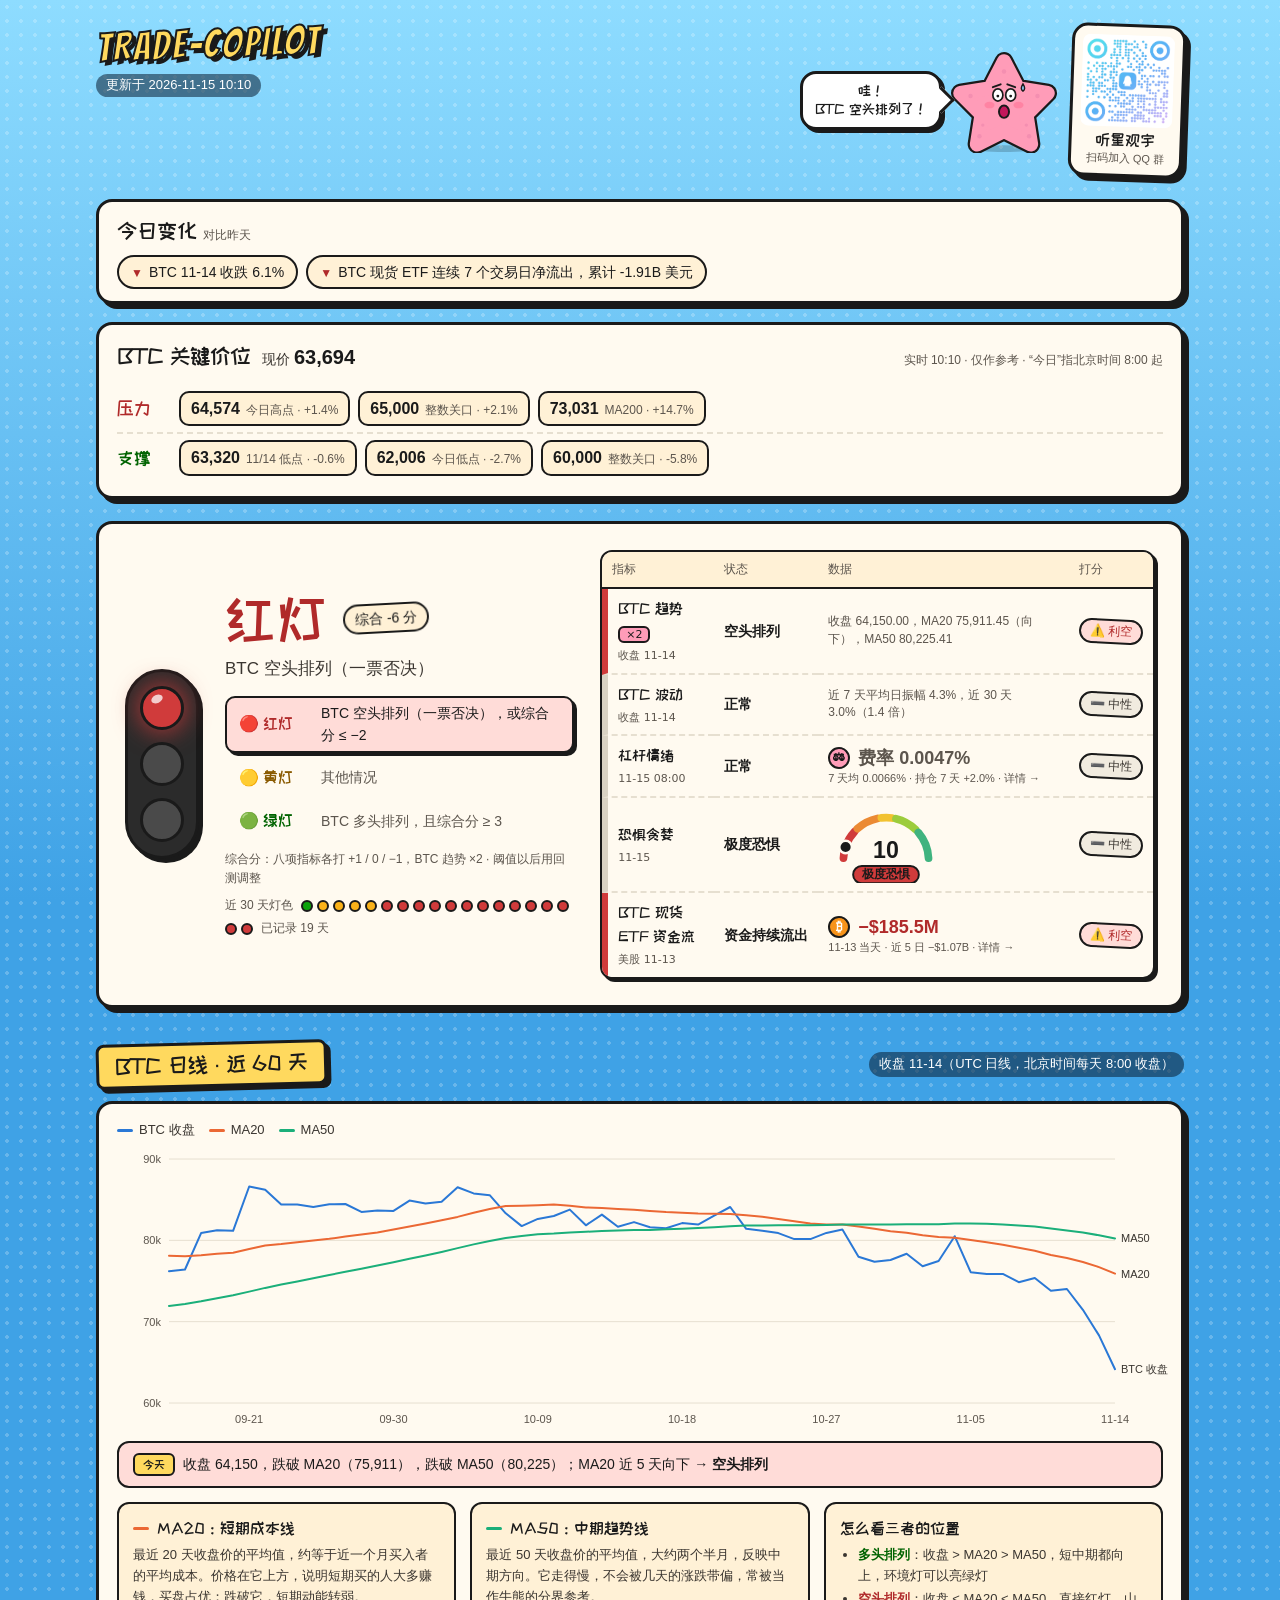
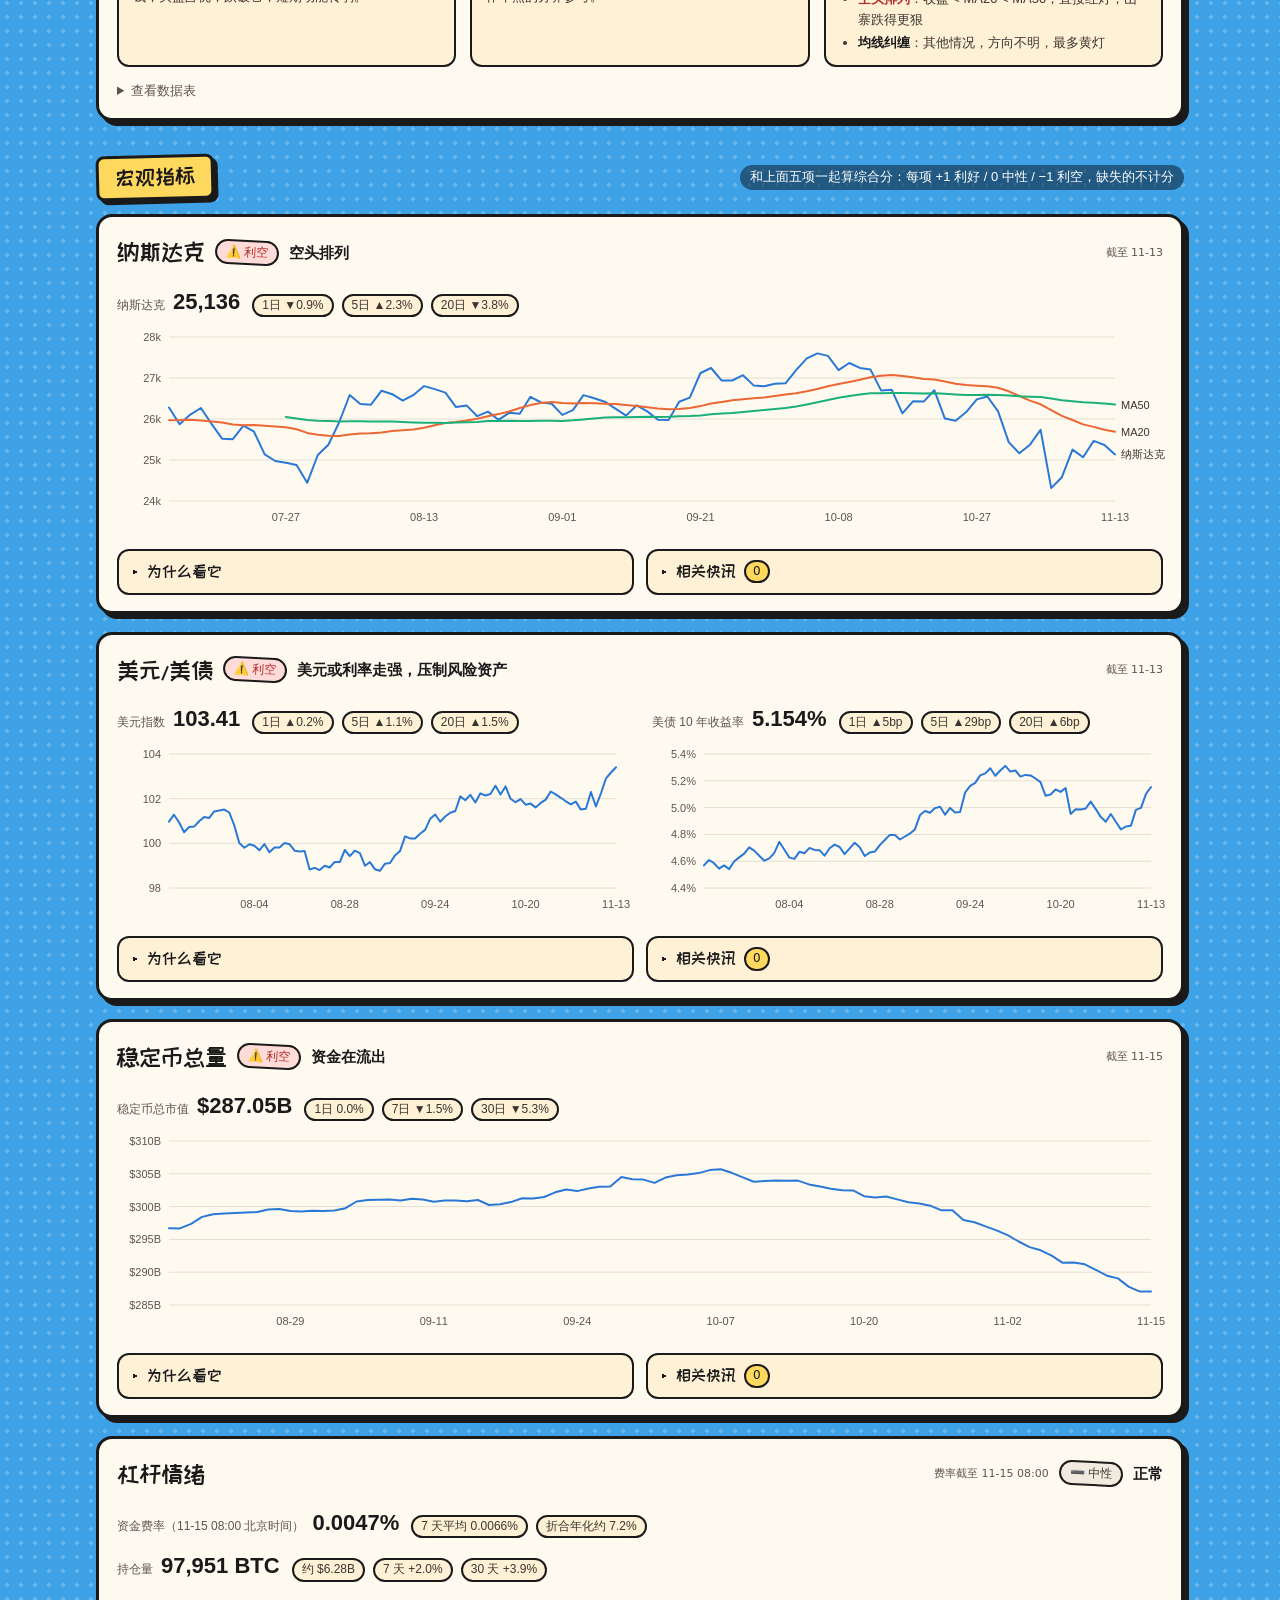
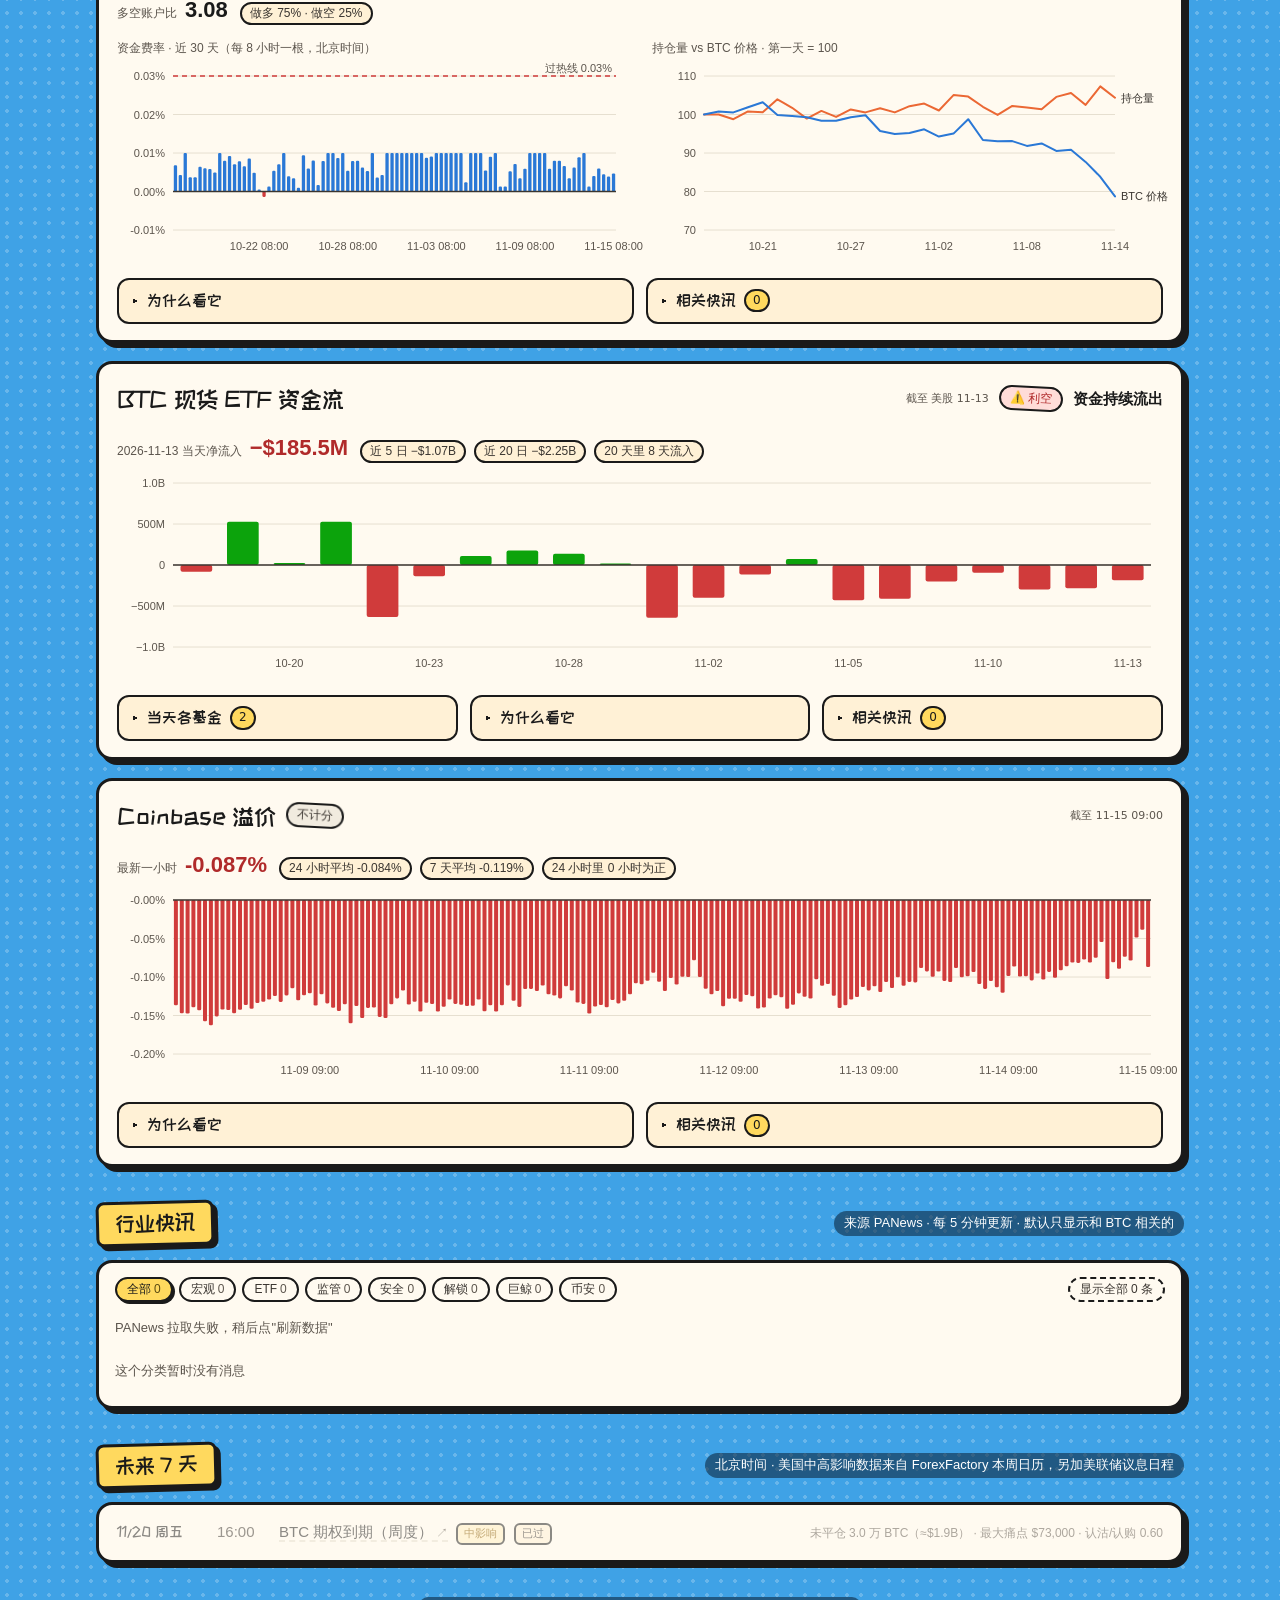
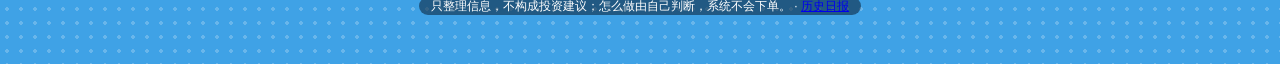
<file: site/index.html>
<!doctype html>
<html lang="zh-CN">
<head>
<meta charset="utf-8">
<meta name="viewport" content="width=device-width, initial-scale=1">
<title>今日环境灯 · trade-copilot</title>
<link rel="preconnect" href="https://fonts.googleapis.com">
<link rel="preconnect" href="https://fonts.gstatic.com" crossorigin>
<link href="https://fonts.googleapis.com/css2?family=Bangers&family=ZCOOL+KuaiLe&display=swap" rel="stylesheet">
<link rel="stylesheet" href="static/style.css">
</head>
<body>
<div class="bubbles" aria-hidden="true" id="bubbles"></div>
<div class="wrap">
  <header>
    <div class="brand">
      <div class="logo">TRADE-COPILOT</div>
      <div class="sub">
        <nav class="nav"><a href="/" class="tag fun on">今日环境灯</a><a href="/alts" class="tag fun">强势山寨</a></nav>
        <button id="refresh" class="btn fun" type="button">刷新数据</button>
        <span id="updated" class="updated num"></span>
      </div>
    </div>
    <div class="head-right">
      <div class="mascot" id="mascot"></div>
      <div class="panel qr">
        <img src="static/qq-group-qrcode.png" alt="听星观宇 QQ 群二维码">
        <div class="qn fun">听星观宇</div>
        <div class="qc">扫码加入 QQ 群</div>
      </div>
    </div>
  </header>

  <main id="app"><div class="panel state fun">海星正在潜水捞数据…</div></main>

  <footer><span>只整理信息，不构成投资建议；怎么做由自己判断，系统不会下单。 · <a href="history/">历史日报</a></span></footer>
</div>

<script>window.STATIC_SITE = true;</script>
<script src="static/common.js"></script>
<script>
// ?report=1：给 python -m copilot.report 截长图用，去掉按钮和动画；?qr=QQ号&qn=名字 换右上角二维码
const PARAMS = new URLSearchParams(location.search);
const REPORT = PARAMS.has('report');
if (REPORT) document.body.classList.add('report');
// 发布到 GitHub Pages 的静态网页：数据是导出时存下的 data/*.json，没有刷新和强势山寨页
const STATIC_SITE = !!window.STATIC_SITE;
if (STATIC_SITE) document.body.classList.add('static-site');
const api = (name, refresh) => (STATIC_SITE ? `data/${name}.json` : `/api/${name}${refresh ? '?refresh=true' : ''}`);
if (PARAMS.get('qr')) {
  $('.qr img').src = `/qr/${encodeURIComponent(PARAMS.get('qr'))}`;
  $('.qr .qn').textContent = PARAMS.get('qn') || '';
}
const LIGHT_ORDER = ['red', 'yellow', 'green'];
const CHIP = { 1: '✅ 利好', 0: '➖ 中性', '-1': '⚠️ 利空', null: '❔ 缺失' };
// 跟 BTC 直接相关的五项放在环境灯卡片的表格里，其余宏观指标放下面
const HERO_INDS = ['BTC 趋势', 'BTC 波动', '杠杆情绪', '恐惧贪婪', 'BTC 现货 ETF 资金流'];
const RULES = [
  { light: 'red', icon: '🔴', name: '红灯', cond: 'BTC 空头排列（一票否决），或综合分 ≤ −2' },
  { light: 'yellow', icon: '🟡', name: '黄灯', cond: '其他情况' },
  { light: 'green', icon: '🟢', name: '绿灯', cond: 'BTC 多头排列，且综合分 ≥ 3' },
];
const SERIES = [
  { key: 'closes', name: 'BTC 收盘', color: 'var(--series-1)' },
  { key: 'ma20', name: 'MA20', color: 'var(--series-2)' },
  { key: 'ma50', name: 'MA50', color: 'var(--series-3)' },
];



// 恐惧贪婪半圆仪表：分段按 alternative.me 的标准，黑点指当前值
const FNG_BANDS = [[0, 25, '#d03b3b'], [25, 45, '#eb8a34'], [45, 56, '#f2c230'], [56, 76, '#9ccc3c'], [76, 101, '#3fb37f']];
function fngGauge(v, label) {
  const cx = 60, cy = 56, r = 44;
  const ang = (x) => Math.PI * (1 - Math.min(x, 100) / 100);          // 0 在左边，100 在右边
  const pt = (x) => `${(cx + r * Math.cos(ang(x))).toFixed(1)},${(cy - r * Math.sin(ang(x))).toFixed(1)}`;
  const arcs = FNG_BANDS.map(([a, b, c]) =>
    `<path d="M${pt(a + 1.5)} A${r} ${r} 0 0 1 ${pt(Math.min(b, 100) - 1.5)}" stroke="${c}" stroke-width="8" stroke-linecap="round" fill="none"/>`).join('');
  const color = FNG_BANDS.find(([a, b]) => v >= a && v < b)[2];
  const [dx, dy] = pt(v).split(',');
  const w = label.length * 13 + 16;
  return `<svg class="fng" viewBox="0 0 120 80" role="img" aria-label="恐惧贪婪指数 ${v}，${esc(label)}">${arcs}
    <circle cx="${dx}" cy="${dy}" r="6.5" fill="#1a1a1a" stroke="var(--paper)" stroke-width="2.5"/>
    <text x="${cx}" y="${cy - 2}" text-anchor="middle" class="fng-num">${v}</text>
    <rect x="${cx - w / 2}" y="${cy + 6}" width="${w}" height="18" rx="9" fill="${color}" stroke="#1a1a1a" stroke-width="2"/>
    <text x="${cx}" y="${cy + 19}" text-anchor="middle" class="fng-label">${esc(label)}</text></svg>`;
}

// ---- 杠杆情绪：表格里的小卡片 + 宏观区的详情面板（数据都来自币安合约公开接口） ----
const FUNDING_HOT = 0.0003;   // 和 regime.py 的过热线一致
const LEV_PANEL = { ind: '杠杆情绪', news: /爆仓|清算|杠杆|资金费率|持仓量|多空/ };
const fundPct = (v, n) => `${(v * 100).toFixed(n)}%`;
const avgLast = (vals, n) => vals.slice(-n).reduce((a, b) => a + b, 0) / Math.min(n, vals.length);
const chgPct = (vals, n) => (vals.length > n ? (vals.at(-1) / vals.at(-1 - n) - 1) * 100 : null);

function levCell(mc) {
  const f = mc.funding.values, oi7 = mc.oi ? chgPct(mc.oi.values, 7) : null;
  return `<a class="etf-link jump" href="#macro-lev" title="查看杠杆详情">
    <span class="coin lev" aria-hidden="true">⚖</span><b class="etf-v">费率 ${fundPct(f.at(-1), 4)}</b>
    <small>7 天均 ${fundPct(avgLast(f, 21), 4)}${oi7 == null ? '' : ` · 持仓 7 天 ${pctStr(oi7)}`} · 详情 →</small></a>`;
}

function levPanel(d) {
  const ind = d.indicators.find((i) => i.name === LEV_PANEL.ind);
  const s = ind?.score == null ? 'missing' : `s${ind.score}`;
  const mc = d.macro || {};
  const head = `<div class="macro-head"><h3 class="fun">杠杆情绪</h3><span class="asof">费率截至 ${esc(d.asof?.funding || '—')}</span><span class="chip ${s}">${CHIP[ind?.score ?? null]}</span>
    <span class="macro-concl">${esc(ind ? split(ind.text).concl : '数据缺失')}</span></div>`;
  if (!mc.funding) return `<div class="panel macro" id="macro-lev">${head}<div class="empty">数据缺失</div></div>`;
  const f = mc.funding.values, avg7 = avgLast(f, 21);
  const stats = [`<div class="stat"><small>资金费率（${mc.funding.dates.at(-1).slice(5)} 北京时间）</small><b class="num">${fundPct(f.at(-1), 4)}</b>
      <span class="chg num">7 天平均 ${fundPct(avg7, 4)}</span><span class="chg num">折合年化约 ${(avg7 * 3 * 365 * 100).toFixed(1)}%</span></div>`];
  if (mc.oi) {
    const o = mc.oi.values, usd = mc.oi_usd?.values.at(-1);
    stats.push(`<div class="stat"><small>持仓量</small><b class="num">${fmt(o.at(-1))} BTC</b>
      ${usd ? `<span class="chg num">约 ${money(usd / 1e6).slice(1)}</span>` : ''}
      <span class="chg num">7 天 ${pctStr(chgPct(o, 7))}</span>${o.length > 29 ? `<span class="chg num">30 天 ${pctStr(chgPct(o, o.length - 1))}</span>` : ''}</div>`);
  }
  if (mc.ls_ratio) {
    const long = mc.ls_long.values.at(-1);
    stats.push(`<div class="stat"><small>多空账户比</small><b class="num">${mc.ls_ratio.values.at(-1).toFixed(2)}</b>
      <span class="chg num">做多 ${(long * 100).toFixed(0)}% · 做空 ${((1 - long) * 100).toFixed(0)}%</span></div>`);
  }
  return `<div class="panel macro" id="macro-lev">${head}
    <div class="lev-stats">${stats.join('')}</div>
    <div class="macro-charts two">
      <div class="mseries"><div class="stat"><small>资金费率 · 近 30 天（每 8 小时一根，北京时间）</small></div><div class="chart mchart" id="mc-funding"></div></div>
      <div class="mseries"><div class="stat"><small>持仓量 vs BTC 价格 · 第一天 = 100</small></div><div class="chart mchart" id="mc-oi"></div></div>
    </div>
    <div class="macro-more">
      <details class="drop"><summary class="fun">为什么看它</summary><div class="drop-body why">
        资金费率为正，说明做多的人多、多头付钱给空头；费率越高，多头越拥挤，一旦下跌容易连环爆仓。
        持仓量代表合约里押了多少钱：持仓猛增而价格没跟上，说明杠杆在堆积。多空账户比是做多和做空的账户数之比，散户情绪的参考。
        打分：7 天平均费率超过 0.03% 计 −1；持仓量 7 天涨超 15% 而 BTC 涨不到 3% 也计 −1；其余 0。数据来自币安合约公开接口。</div></details>
      <details class="drop"><summary class="fun">相关快讯 <span class="cnt" id="mc-cnt-${LEV_PANEL.ind}"></span></summary>
        <ul class="drop-body feed" id="mn-${LEV_PANEL.ind}"><li class="empty">海星正在翻报纸…</li></ul></details>
    </div>
  </div>`;
}

// ---- BTC 现货 ETF 资金流：表格里的小卡片 + 宏观区的详情面板 ----
const ETF_DAYS = 30;
const ETF_PANEL = { ind: 'BTC 现货 ETF 资金流', news: /ETF|IBIT|贝莱德/ };
// 百万美元 → "+$23.2M" / "−$1.08B"
const money = (m) => `${m >= 0 ? '+' : '−'}$${Math.abs(m) >= 1000 ? `${(Math.abs(m) / 1000).toFixed(2)}B` : `${Math.abs(m).toFixed(1)}M`}`;
const sumLast = (vals, n) => vals.slice(-n).reduce((a, b) => a + b, 0);

function etfCell(e) {
  const v = e.values.at(-1);
  return `<a class="etf-link jump" href="#macro-etf" title="查看 BTC 现货 ETF 资金流详情">
    <span class="coin" aria-hidden="true">₿</span><b class="etf-v ${v >= 0 ? 'in' : 'out'}">${money(v)}</b>
    <small>${e.dates.at(-1).slice(5)} 当天 · 近 5 日 ${money(sumLast(e.values, 5))} · 详情 →</small></a>`;
}

function etfPanel(d) {
  const ind = d.indicators.find((i) => i.name === ETF_PANEL.ind);
  const s = ind?.score == null ? 'missing' : `s${ind.score}`;
  const e = d.macro?.etf;
  const head = `<div class="macro-head"><h3 class="fun">BTC 现货 ETF 资金流</h3><span class="asof">截至 ${esc(d.asof?.etf || '—')}</span><span class="chip ${s}">${CHIP[ind?.score ?? null]}</span>
    <span class="macro-concl">${esc(ind ? split(ind.text).concl : '数据缺失')}</span></div>`;
  if (!e) return `<div class="panel macro" id="macro-etf">${head}<div class="empty">数据缺失</div></div>`;
  const v = e.values.at(-1), last20 = e.values.slice(-20);
  // 只列当天有进出的基金，按金额大小排；没动的合并成一行
  const all = Object.entries(d.etf_funds || {});
  const funds = all.filter(([, x]) => x !== 0).sort((a, b) => Math.abs(b[1]) - Math.abs(a[1]));
  const idle = all.length - funds.length;
  const fundRows = funds.map(([name, x]) => `<tr><td>${esc(name)}</td><td class="${x > 0 ? 'in' : 'out'}">${money(x)}</td></tr>`).join('')
    + (idle ? `<tr><td colspan="2" class="idle">其余 ${idle} 只当天无进出</td></tr>` : '');
  return `<div class="panel macro" id="macro-etf">${head}
    <div class="stat"><small>${e.dates.at(-1)} 当天净流入</small><b class="num ${v >= 0 ? 'in' : 'out'}">${money(v)}</b>
      <span class="chg num">近 5 日 ${money(sumLast(e.values, 5))}</span><span class="chg num">近 20 日 ${money(sumLast(e.values, 20))}</span>
      <span class="chg num">20 天里 ${last20.filter((x) => x > 0).length} 天流入</span></div>
    <div class="chart mchart" id="mc-etf"></div>
    <div class="macro-more">
      <details class="drop"><summary class="fun">当天各基金 <span class="cnt">${funds.length}</span></summary>
        <div class="drop-body"><table class="funds num"><thead><tr><th>基金</th><th>净流入</th></tr></thead><tbody>${fundRows}</tbody></table></div></details>
      <details class="drop"><summary class="fun">为什么看它</summary><div class="drop-body why">
        美国现货 BTC ETF 的申购赎回代表传统资金的进出：持续净流入说明机构在买，持续净流出说明在撤。数据来自 tftc.io，美股收盘后更新。
        打分：近 5 个交易日累计净流入超过 +5 亿美元计 +1，净流出超过 5 亿美元计 −1，其余 0。</div></details>
      <details class="drop"><summary class="fun">相关快讯 <span class="cnt" id="mc-cnt-${ETF_PANEL.ind}"></span></summary>
        <ul class="drop-body feed" id="mn-${ETF_PANEL.ind}"><li class="empty">海星正在翻报纸…</li></ul></details>
    </div>
  </div>`;
}

// 柱状图：正数向上、负数向下，零线加粗；悬停整列显示提示框
// opts: height, yFmt 轴刻度, vFmt 提示框数值, name 提示框里的名字, pos/neg 正负柱颜色, refs [{v, label}] 参考虚线
function barChart(box, dates, values, opts) {
  box.querySelector('svg')?.remove();
  let tip = box.querySelector('.tip');
  if (!tip) { tip = document.createElement('div'); tip.className = 'tip'; box.appendChild(tip); }
  const W = box.clientWidth, H = opts.height, n = values.length;
  const m = { t: 10, r: 12, b: 26, l: 56 };
  const refVals = (opts.refs || []).map((r) => r.v);
  const vmin = Math.min(0, ...values, ...refVals), vmax = Math.max(0, ...values, ...refVals);
  const step = niceStep((vmax - vmin) / 4 || 1);
  const lo = Math.floor(vmin / step) * step, hi = Math.ceil(vmax / step) * step;
  const bw = (W - m.l - m.r) / n, w = Math.max(2, bw * 0.68);
  const y = (v) => m.t + ((hi - v) * (H - m.t - m.b)) / (hi - lo);
  let svg = `<svg viewBox="0 0 ${W} ${H}" height="${H}" role="img" aria-label="${esc(opts.label)}">`;
  for (let v = lo; v <= hi + step / 1e6; v += step) {
    svg += `<line class="grid-line" x1="${m.l}" x2="${W - m.r}" y1="${y(v)}" y2="${y(v)}"/>`;
    svg += `<text class="axis-text num" x="${m.l - 8}" y="${y(v) + 4}" text-anchor="end">${opts.yFmt(v)}</text>`;
  }
  const every = Math.ceil(n / (W < 500 ? 3 : W < 800 ? 5 : 7));
  for (let i = n - 1; i >= 0; i -= every) {
    svg += `<text class="axis-text num" x="${m.l + (i + 0.5) * bw}" y="${H - 6}" text-anchor="middle">${dates[i].slice(5)}</text>`;
  }
  values.forEach((v, i) => {
    const top = Math.min(y(v), y(0)), h = Math.max(1, Math.abs(y(v) - y(0)));
    svg += `<rect class="bar" data-i="${i}" x="${(m.l + i * bw + (bw - w) / 2).toFixed(1)}" y="${top.toFixed(1)}" width="${w.toFixed(1)}" height="${h.toFixed(1)}"
      rx="${Math.min(2, w / 3)}" fill="${v >= 0 ? opts.pos : opts.neg}"/>`;
  });
  svg += `<line x1="${m.l}" x2="${W - m.r}" y1="${y(0)}" y2="${y(0)}" stroke="var(--text-2)" stroke-width="1.5"/>`;
  for (const r of opts.refs || []) {
    svg += `<line x1="${m.l}" x2="${W - m.r}" y1="${y(r.v)}" y2="${y(r.v)}" stroke="var(--critical)" stroke-width="1.5" stroke-dasharray="5 4"/>`
      + `<text class="axis-text" x="${W - m.r - 4}" y="${y(r.v) - 4}" text-anchor="end">${r.label}</text>`;
  }
  values.forEach((_, i) => { svg += `<rect class="hitbar" data-i="${i}" x="${m.l + i * bw}" y="0" width="${bw}" height="${H - m.b}" fill="transparent"/>`; });
  svg += '</svg>';
  box.insertAdjacentHTML('afterbegin', svg);
  box.querySelectorAll('.hitbar').forEach((r) => {
    r.addEventListener('pointerenter', () => {
      const i = +r.dataset.i;
      box.querySelectorAll('.bar').forEach((b) => b.classList.toggle('dim', +b.dataset.i !== i));
      tip.innerHTML = `<div class="d num">${dates[i]}</div><div class="r"><span>${opts.name}</span><b class="num">${opts.vFmt(values[i])}</b></div>`;
      tip.style.display = 'block';
      const cx = m.l + (i + 0.5) * bw;
      tip.style.left = `${cx + 14 + tip.offsetWidth > W ? cx - 14 - tip.offsetWidth : cx + 14}px`;
      tip.style.top = `${m.t}px`;
    });
  });
  box.querySelector('svg').addEventListener('pointerleave', () => {
    tip.style.display = 'none';
    box.querySelectorAll('.bar').forEach((b) => b.classList.remove('dim'));
  });
}

// ---- 今日变化 + 近 30 天灯色 ----
// 表格里每一项对应的数据时间
const ASOF_KEY = { 'BTC 趋势': 'btc', 'BTC 波动': 'btc', '杠杆情绪': 'funding', '恐惧贪婪': 'fng', 'BTC 现货 ETF 资金流': 'etf' };
const LIGHT_NAME = { red: '红灯', yellow: '黄灯', green: '绿灯' };

function changesPanel(d) {
  const arrow = { up: '▲', down: '▼', flat: '●' };
  const items = (d.changes || []).map((c) => `<li class="${c.tone}"><span class="arw">${arrow[c.tone]}</span>${esc(c.text)}</li>`).join('')
    || '<li class="flat"><span class="arw">●</span>和昨天相比没有明显变化</li>';
  const note = d.first_day ? '<p class="chg-note">今天开始保存每日快照，明天起还会显示灯色、综合分和各项打分的变化。</p>' : '';
  return `<section class="panel changes" aria-label="今日变化"><h3 class="fun">今日变化 <small>对比昨天</small></h3><ul>${items}</ul>${note}</section>`;
}

function historyStrip(h) {
  if (!h.length) return '';
  const dots = h.map((x) => `<span class="hd ${x.light}" title="${x.date} ${LIGHT_NAME[x.light]} · 综合 ${x.score > 0 ? '+' : ''}${x.score}"></span>`).join('');
  return `<div class="hist"><small>近 30 天灯色</small>${dots}${h.length < 30 ? `<small>已记录 ${h.length} 天</small>` : ''}</div>`;
}

// ---- Coinbase 溢价：美国买盘相对全球的强弱，不计入综合分 ----
const PREM_PANEL = { ind: 'Coinbase 溢价', news: /Coinbase|溢价/ };
const signPct = (v, n) => `${v > 0 ? '+' : ''}${v.toFixed(n)}%`;

function premiumPanel(d) {
  const p = d.macro?.premium;
  const head = `<div class="macro-head"><h3 class="fun">Coinbase 溢价</h3><span class="chip">不计分</span>
    <span class="asof">截至 ${esc(d.asof?.premium || '—')}</span></div>`;
  if (!p) return `<div class="panel macro" id="macro-premium">${head}<div class="empty">数据缺失</div></div>`;
  const v = p.values.at(-1), last24 = p.values.slice(-24);
  return `<div class="panel macro" id="macro-premium">${head}
    <div class="stat"><small>最新一小时</small><b class="num ${v >= 0 ? 'in' : 'out'}">${signPct(v, 3)}</b>
      <span class="chg num">24 小时平均 ${signPct(avgLast(p.values, 24), 3)}</span><span class="chg num">7 天平均 ${signPct(avgLast(p.values, 168), 3)}</span>
      <span class="chg num">24 小时里 ${last24.filter((x) => x > 0).length} 小时为正</span></div>
    <div class="chart mchart" id="mc-premium"></div>
    <div class="macro-more">
      <details class="drop"><summary class="fun">为什么看它</summary><div class="drop-body why">
        Coinbase 是美国机构和散户买 BTC 的主要入口。用 Coinbase 的 BTC-USD 对比币安的 BTC-USDT：溢价为正说明美国买盘比全球其他地方更积极，为负说明美国在卖。
        USDT 偶尔偏离 1 美元，会带来 ±0.05% 左右的误差，所以小幅正负意义不大，持续偏离才值得注意。不计入综合分。</div></details>
      <details class="drop"><summary class="fun">相关快讯 <span class="cnt" id="mc-cnt-${PREM_PANEL.ind}"></span></summary>
        <ul class="drop-body feed" id="mn-${PREM_PANEL.ind}"><li class="empty">海星正在翻报纸…</li></ul></details>
    </div>
  </div>`;
}

// ---- 关键价位：最上面一条，压力在上、支撑在下，都从近到远 ----
function levelsPanel(lv, asof) {
  if (!lv) return '<section class="panel lv-panel"><div class="empty">关键价位暂时拿不到</div></section>';
  const chip = (x) => {
    const dist = (x.price / lv.price - 1) * 100;
    return `<span class="lv-chip"><b class="num">${fmt(x.price)}</b><small>${esc(x.label)} · <span class="num">${pctStr(dist)}</span></small></span>`;
  };
  return `<section class="panel lv-panel" aria-label="BTC 关键价位">
    <div class="lv-head"><h3 class="fun">BTC 关键价位</h3><span class="lv-price">现价 <b class="num">${fmt(lv.price)}</b></span>
      <small>${esc(asof || '')} · 仅作参考 · “今日”指北京时间 8:00 起</small></div>
    <div class="lv-row res"><span class="lv-k fun">压力</span><div class="lv-chips">${lv.resistance.map(chip).join('')}</div></div>
    <div class="lv-row sup"><span class="lv-k fun">支撑</span><div class="lv-chips">${lv.support.map(chip).join('')}</div></div>
  </section>`;
}

// ---- 未来 7 天：按北京时间分天列出，已经过去的变淡 ----
const BJ = new Intl.DateTimeFormat('zh-CN', { timeZone: 'Asia/Shanghai', month: '2-digit', day: '2-digit', weekday: 'short', hour: '2-digit', minute: '2-digit', hourCycle: 'h23' });
function bjTime(iso) {
  const p = Object.fromEntries(BJ.formatToParts(new Date(iso)).map((x) => [x.type, x.value]));
  return { day: `${p.month}/${p.day} ${p.weekday}`, time: `${p.hour}:${p.minute}` };
}

const fcOf = (f, p) => [f && `预期 ${esc(f)}`, p && `前值 ${esc(p)}`].filter(Boolean).join(' · ');

function agendaPanel(events) {
  if (!events.length) return '<section class="panel agenda"><div class="empty">未来 7 天没有查到美国的中高影响数据</div></section>';
  let lastDay = '';
  const rows = events.map((e) => {
    const t = bjTime(e.time), past = new Date(e.time) < new Date();
    const day = t.day === lastDay ? '' : t.day;
    lastDay = t.day;
    // 合并的发布（如标普制造业 + 服务业 PMI）逐项列出；项名去掉和标题重复的词，"标普制造业 PMI 初值" → "制造业"
    const short = (name) => e.title.split(' ').reduce((n, w) => n.replace(w, ''), name).trim() || name;
    const fc = e.items?.length
      ? e.items.map((i) => `<div>${esc(short(i.title))}：${fcOf(i.forecast, i.previous)}</div>`).join('')
      : e.note ? esc(e.note) : fcOf(e.forecast, e.previous);
    return `<li class="${past ? 'past' : ''} ${e.impact}">
      <span class="ag-day fun">${day}</span><span class="ag-time num">${t.time}</span>
      <span class="ag-title">${e.url ? `<a href="${esc(e.url)}" target="_blank" rel="noopener" title="打开官方发布页：${esc(new URL(e.url).hostname)}">${esc(e.title)}<span class="ext" aria-hidden="true">↗</span></a>` : esc(e.title)} <span class="imp ${e.impact}">${e.impact === 'high' ? '高影响' : '中影响'}</span>${past ? ' <span class="imp">已过</span>' : ''}</span>
      <span class="ag-fc num">${fc}</span>
    </li>`;
  }).join('');
  return `<section class="panel agenda"><ul>${rows}</ul></section>`;
}

// "数据：结论" → 结论做标题，数据放下面
function split(text) {
  const i = text.lastIndexOf('：');
  return i < 0 ? { concl: text, data: '' } : { concl: text.slice(i + 1), data: text.slice(0, i) };
}

function render(d) {
  $('#updated').textContent = REPORT ? `BTC 每日面板 · ${d.updated_at}` : `更新于 ${d.updated_at}`;
  const sign = d.score > 0 ? '+' : '';
  const lamps = LIGHT_ORDER.map((c) => `<div class="lamp ${c} ${c === d.light ? 'on' : ''}"></div>`).join('');
  const row = (i) => {
    const { concl, data } = split(i.text);
    const s = i.score == null ? 'missing' : `s${i.score}`;
    return `<tr class="${s}">
      <th scope="row" class="fun">${esc(i.name)}${i.weight > 1 ? ` <span class="weight" title="权重 ×${i.weight}">×${i.weight}</span>` : ''}
        <small class="asof">${esc(d.asof?.[ASOF_KEY[i.name]] || '')}</small></th>
      <td class="concl">${esc(concl)}</td>
      <td class="data num">${i.name === '恐惧贪婪' && /^\d+$/.test(data) ? fngGauge(+data, concl)
        : i.name === 'BTC 现货 ETF 资金流' && d.macro?.etf ? etfCell(d.macro.etf)
        : i.name === '杠杆情绪' && d.macro?.funding ? levCell(d.macro) : esc(data)}</td>
      <td><span class="chip ${s}">${CHIP[i.score]}</span></td>
    </tr>`;
  };
  const heroRows = HERO_INDS.map((name) => d.indicators.find((i) => i.name === name)).filter(Boolean).map(row).join('');

  $('#app').innerHTML = `
    ${changesPanel(d)}
    ${levelsPanel(d.levels, d.asof?.levels)}
    <section class="panel hero" aria-label="今日环境灯">
      <div class="lamps" role="img" aria-label="${esc(d.light_name)}">${lamps}</div>
      <div>
        <div class="verdict-top">
          <div class="verdict-name fun ${d.light}">${esc(d.light_name)}</div>
          <span class="score num">综合 ${sign}${d.score} 分</span>
        </div>
        <p class="reason">${esc(d.reason)}</p>
        <ul class="rules" aria-label="灯色规则">${RULES.map((r) => `<li class="${r.light} ${r.light === d.light ? 'on' : ''}">
          <span class="t fun">${r.icon} ${r.name}</span><span>${r.cond}</span></li>`).join('')}</ul>
        <p class="rules-note">综合分：八项指标各打 +1 / 0 / −1，BTC 趋势 ×2 · 阈值以后用回测调整</p>
        ${historyStrip(d.history || [])}
      </div>
      <table class="hero-table">
        <thead><tr><th>指标</th><th>状态</th><th>数据</th><th>打分</th></tr></thead>
        <tbody>${heroRows}</tbody>
      </table>
    </section>
    <div class="section-head"><h2 class="fun">BTC 日线 · 近 ${d.btc.closes.length} 天</h2><p>${esc(d.asof?.btc || '')}（UTC 日线，北京时间每天 8:00 收盘）</p></div>
    <section class="panel chart-card">
      <div class="legend">${SERIES.map((s) => `<span><i style="background:${s.color}"></i>${s.name}</span>`).join('')}</div>
      <div class="chart" id="chart"></div>
      ${maToday(d.btc)}
      <div class="explain">
        <div><b class="fun"><i style="background:var(--series-2)"></i>MA20：短期成本线</b>
          最近 20 天收盘价的平均值，约等于近一个月买入者的平均成本。价格在它上方，说明短期买的人大多赚钱，买盘占优；跌破它，短期动能转弱。</div>
        <div><b class="fun"><i style="background:var(--series-3)"></i>MA50：中期趋势线</b>
          最近 50 天收盘价的平均值，大约两个半月，反映中期方向。它走得慢，不会被几天的涨跌带偏，常被当作牛熊的分界参考。</div>
        <div><b class="fun">怎么看三者的位置</b><ul>
          <li><em class="up">多头排列</em>：收盘 &gt; MA20 &gt; MA50，短中期都向上，环境灯可以亮绿灯</li>
          <li><em class="down">空头排列</em>：收盘 &lt; MA20 &lt; MA50，直接红灯，山寨跌得更狠</li>
          <li><em>均线纠缠</em>：其他情况，方向不明，最多黄灯</li>
        </ul></div>
      </div>
      <details><summary>查看数据表</summary><div class="table-wrap"><table class="num">
        <thead><tr><th>日期</th>${SERIES.map((s) => `<th>${s.name}</th>`).join('')}</tr></thead>
        <tbody>${d.btc.dates.map((dt, i) => `<tr><td>${dt}</td>${SERIES.map((s) => `<td>${fmt(d.btc[s.key][i])}</td>`).join('')}</tr>`).reverse().join('')}</tbody>
      </table></div></details>
    </section>

    <div class="section-head"><h2 class="fun">宏观指标</h2><p>和上面五项一起算综合分：每项 +1 利好 / 0 中性 / −1 利空，缺失的不计分</p></div>
    <section class="macro-list">${MACRO.map((c) => macroPanel(c, d)).join('')}${levPanel(d)}${etfPanel(d)}${premiumPanel(d)}</section>

    <div class="section-head"><h2 class="fun">行业快讯</h2><p>来源 PANews · 每 5 分钟更新 · 默认只显示和 BTC 相关的</p></div>
    <section class="news" id="news"></section>

    <div class="section-head"><h2 class="fun">未来 7 天</h2><p>北京时间 · 美国中高影响数据来自 ForexFactory 本周日历，另加美联储议息日程</p></div>
    ${agendaPanel(d.agenda || [])}`;
  renderMascot(d.light);
  drawCharts();
  renderNews();
  document.querySelectorAll('.jump').forEach((a) => a.addEventListener('click', (ev) => {   // 平滑滚到详情面板，并闪一下提示位置
    ev.preventDefault();
    const panel = document.querySelector(a.getAttribute('href'));
    panel.scrollIntoView({ behavior: 'smooth', block: 'start' });
    panel.classList.remove('flash');
    void panel.offsetWidth;
    panel.classList.add('flash');
  }));
}

// 强势山寨在单独的页面；这里只拿候选名单，给消息里提到的币打标签
let altNames = [];
async function loadAltNames(refresh = false) {
  try {
    if (STATIC_SITE) return;   // 静态网页不带强势山寨数据
    const r = await fetch(api('alts', refresh));
    if (r.ok) { altNames = (await r.json()).candidates.map((a) => a.name); renderNews(); }
  } catch (e) { /* 拿不到就不打标签 */ }
}

const FLASH_TAGS = ['全部', '宏观', 'ETF', '监管', '安全', '解锁', '巨鲸', '币安'];
// 只看 BTC 相关：标题里提到 BTC 本身、ETF、美联储和宏观数据、监管、稳定币、爆仓巨鲸这些
const BTC_NEWS = /比特币|BTC|Bitcoin|ETF|贝莱德|IBIT|Strategy|MSTR|Saylor|美联储|鲍威尔|降息|加息|CPI|PCE|非农|美债|国债|关税|稳定币|USDT|USDC|Tether|SEC|CFTC|监管|矿工|算力|巨鲸|爆仓|清算/;
let news = null, newsFilter = '全部', newsAll = false;

function ago(iso) {
  const t = new Date(iso), m = Math.round((Date.now() - t) / 60000);
  if (m < 1) return '刚刚';
  if (m < 60) return `${m} 分钟前`;
  if (m < 24 * 60) return `${Math.floor(m / 60)} 小时前`;
  return `${t.getMonth() + 1}月${t.getDate()}日`;
}

function newsItem(n) {
  const cls = (t) => (t === '下架' ? 'hot' : t === '上新' ? 'new' : '');
  let tags = n.tags.map((t) => `<span class="ntag ${cls(t)}">${esc(t)}</span>`).join('');
  for (const name of altNames) {
    if (new RegExp(`(^|[^A-Za-z])${name}([^A-Za-z]|$)`).test(n.title)) tags = `<span class="ntag new">候选 ${esc(name)}</span>` + tags;
  }
  if (n.danger && !n.tags.includes('下架')) tags = `<span class="ntag hot">⚠️ 注意</span>` + tags;
  return `<li class="${n.danger ? 'danger' : ''}">
    <div>${tags}<span class="when">${ago(n.time)}</span></div>
    <a href="${esc(n.url)}" target="_blank" rel="noopener">${esc(n.title)}</a>
    ${n.summary ? `<div class="sum">${esc(n.summary)}</div>` : ''}
  </li>`;
}

function renderNews() {
  const box = $('#news');
  if (!box) return;
  if (!news) { box.innerHTML = `<div class="panel empty fun">海星正在翻报纸…</div>`; return; }
  const pool = newsAll ? news.flash : news.flash.filter((n) => BTC_NEWS.test(n.title));
  const count = (t) => (t === '全部' ? pool.length : pool.filter((n) => n.tags.includes(t)).length);
  const filtered = newsFilter === '全部' ? pool : pool.filter((n) => n.tags.includes(newsFilter));
  const flash = REPORT ? filtered.slice(0, 8) : filtered;   // 日报图片只放前 8 条
  const err = (name) => (news.errors.includes(name) ? `<div class="empty">${name} 拉取失败，稍后点"刷新数据"</div>` : '');
  box.innerHTML = `
    <div class="panel">
      <div class="filters">${FLASH_TAGS.map((t) => `<button type="button" data-t="${t}" class="${t === newsFilter ? 'on' : ''}">${t}<span>${count(t)}</span></button>`).join('')}
        <button type="button" class="all-toggle">${newsAll ? '只看 BTC 相关' : `显示全部 ${news.flash.length} 条`}</button></div>
      ${err('PANews')}<ul class="feed">${flash.map(newsItem).join('') || '<li class="empty">这个分类暂时没有消息</li>'}</ul></div>`;
  box.querySelectorAll('.filters button[data-t]').forEach((b) => b.addEventListener('click', () => { newsFilter = b.dataset.t; renderNews(); }));
  box.querySelector('.all-toggle').addEventListener('click', () => { newsAll = !newsAll; renderNews(); });
  renderMacroNews();
}

async function loadNews(refresh = false) {
  try {
    const r = await fetch(api('news', refresh));
    if (!r.ok) throw new Error(`服务返回 ${r.status}`);
    news = await r.json();
  } catch (e) {
    news = { flash: [], errors: ['PANews'] };
  }
  renderNews();
}

// 用今天的数据说清楚三条线的位置关系，和后端 regime.py 的判断一致
function maToday(btc) {
  const n = btc.closes.length;
  const c = btc.closes[n - 1], m20 = btc.ma20[n - 1], m50 = btc.ma50[n - 1];
  const slope = m20 > btc.ma20[n - 6] ? '向上' : '向下';
  let cls = '', state;
  if (c > m20 && m20 > m50) { cls = 'up'; state = '多头排列'; }
  else if (c < m20 && m20 < m50) { cls = 'down'; state = '空头排列'; }
  else state = '均线纠缠，方向不明';
  const pos = (v, name) => `${c > v ? '在' : '跌破'} ${name}（${fmt(v)}）${c > v ? '上方' : ''}`;
  return `<div class="today ${cls} num"><small class="fun">今天</small>收盘 ${fmt(c)}，${pos(m20, 'MA20')}，${pos(m50, 'MA50')}；`
    + `MA20 近 5 天${slope} → <b>${state}</b></div>`;
}

function niceStep(raw) {
  const p = 10 ** Math.floor(Math.log10(raw));
  const f = raw / p;
  return (f <= 1 ? 1 : f <= 2 ? 2 : f <= 5 ? 5 : 10) * p;
}

// 通用折线图：dates 和每条线的 values 一一对应；带十字线和提示框
// opts: height, yFmt(v, step) 轴刻度, vFmt(v) 提示框数值, endLabels 线尾标名字, label 无障碍描述
function lineChart(box, dates, series, opts) {
  box.querySelector('svg')?.remove();
  let tip = box.querySelector('.tip');
  if (!tip) { tip = document.createElement('div'); tip.className = 'tip'; box.appendChild(tip); }
  const W = box.clientWidth, H = opts.height;
  const m = { t: 10, r: opts.endLabels ? 48 : 12, b: 26, l: 52 };
  const n = dates.length;
  const vals = series.flatMap((s) => s.values).filter((v) => v != null);
  const step = niceStep((Math.max(...vals) - Math.min(...vals)) / 4 || Math.abs(vals[0]) / 100 || 1);
  const lo = Math.floor(Math.min(...vals) / step) * step, hi = Math.ceil(Math.max(...vals) / step) * step || lo + step;
  const x = (i) => m.l + (i * (W - m.l - m.r)) / (n - 1);
  const y = (v) => m.t + ((hi - v) * (H - m.t - m.b)) / (hi - lo);
  let svg = `<svg viewBox="0 0 ${W} ${H}" height="${H}" role="img" aria-label="${esc(opts.label)}">`;
  for (let v = lo; v <= hi + step / 1e6; v += step) {
    svg += `<line class="grid-line" x1="${m.l}" x2="${W - m.r}" y1="${y(v)}" y2="${y(v)}"/>`;
    svg += `<text class="axis-text num" x="${m.l - 8}" y="${y(v) + 4}" text-anchor="end">${opts.yFmt(v, step)}</text>`;
  }
  const every = Math.ceil(n / (W < 500 ? 3 : W < 800 ? 5 : 7));
  for (let i = n - 1; i >= 0; i -= every) {
    svg += `<text class="axis-text num" x="${x(i)}" y="${H - 6}" text-anchor="middle">${dates[i].slice(5)}</text>`;
  }
  for (const s of series) {
    let d = '', pen = false;
    s.values.forEach((v, i) => {
      if (v == null) { pen = false; return; }
      d += `${pen ? 'L' : 'M'}${x(i).toFixed(1)},${y(v).toFixed(1)}`;
      pen = true;
    });
    svg += `<path class="line" d="${d}" stroke="${s.color}"/>`;
  }
  if (opts.endLabels) {   // 线尾直接标名字，太挤时上下错开
    const ends = series.map((s) => ({ name: s.name, y: y(s.values[n - 1]) })).sort((a, b) => a.y - b.y);
    for (let i = 1; i < ends.length; i++) ends[i].y = Math.max(ends[i].y, ends[i - 1].y + 13);
    for (const e of ends) svg += `<text class="end-label" x="${W - m.r + 6}" y="${e.y + 4}">${e.name}</text>`;
  }
  svg += `<g class="cross-g" style="display:none"><line class="cross" y1="${m.t}" y2="${H - m.b}"/>`;
  series.forEach((s, k) => { svg += `<circle class="dot" r="4" fill="${s.color}" data-k="${k}"/>`; });
  svg += `</g><rect class="hit" x="${m.l}" y="0" width="${W - m.l - m.r}" height="${H}" fill="transparent"/></svg>`;
  box.insertAdjacentHTML('afterbegin', svg);

  const cross = box.querySelector('.cross-g');
  const hit = box.querySelector('.hit');
  hit.addEventListener('pointermove', (ev) => {
    const r = box.getBoundingClientRect();
    const i = Math.max(0, Math.min(n - 1, Math.round(((ev.clientX - r.left - m.l) / (W - m.l - m.r)) * (n - 1))));
    const cx = x(i);
    cross.style.display = '';
    cross.querySelector('line').setAttribute('x1', cx);
    cross.querySelector('line').setAttribute('x2', cx);
    cross.querySelectorAll('circle').forEach((c) => {
      const v = series[c.dataset.k].values[i];
      c.style.display = v == null ? 'none' : '';
      if (v != null) { c.setAttribute('cx', cx); c.setAttribute('cy', y(v)); }
    });
    tip.innerHTML = `<div class="d num">${dates[i]}</div>` + series.map((s) =>
      `<div class="r"><span><i style="background:${s.color}"></i>${s.name}</span><b class="num">${s.values[i] == null ? '—' : opts.vFmt(s.values[i])}</b></div>`).join('');
    tip.style.display = 'block';
    tip.style.left = `${cx + 14 + tip.offsetWidth > W ? cx - 14 - tip.offsetWidth : cx + 14}px`;
    tip.style.top = `${m.t}px`;
  });
  hit.addEventListener('pointerleave', () => { cross.style.display = 'none'; tip.style.display = 'none'; });
}

const kFmt = (v, step) => `${(v / 1000).toFixed(step >= 1000 ? 0 : 1)}k`;
const maOf = (vals, n) => vals.map((_, i) => (i >= n - 1 ? vals.slice(i - n + 1, i + 1).reduce((a, b) => a + b, 0) / n : null));

function drawCharts() {
  const btc = current.btc;
  lineChart($('#chart'), btc.dates, SERIES.map((s) => ({ name: s.name, color: s.color, values: btc[s.key] })),
    { height: window.innerWidth < 640 ? 220 : 280, yFmt: kFmt, vFmt: fmt, endLabels: true, label: 'BTC 日线收盘价与 MA20、MA50' });
  for (const c of MACRO) for (const ser of c.series) {
    const box = $(`#mc-${ser.key}`), d = current.macro?.[ser.key];
    if (!box || !d) continue;
    const vals = d.values, cut = Math.max(0, vals.length - MACRO_DAYS);
    const lines = [{ name: ser.name, color: 'var(--series-1)', values: vals }];
    if (ser.ma) lines.push({ name: 'MA20', color: 'var(--series-2)', values: maOf(vals, 20) },
                           { name: 'MA50', color: 'var(--series-3)', values: maOf(vals, 50) });
    lineChart(box, d.dates.slice(cut), lines.map((l) => ({ ...l, values: l.values.slice(cut) })),
      { height: c.series.length > 1 ? 170 : 200, yFmt: ser.yFmt, vFmt: ser.vFmt, endLabels: !!ser.ma, label: `${ser.name}近 ${MACRO_DAYS} 天走势` });
  }
  const mc = current.macro || {};
  if (mc.funding && $('#mc-funding')) {
    barChart($('#mc-funding'), mc.funding.dates, mc.funding.values, {
      height: 190, label: '近 30 天资金费率', name: '资金费率', vFmt: (v) => fundPct(v, 4),
      yFmt: (v) => fundPct(v, 2), pos: 'var(--series-1)', neg: 'var(--critical)', refs: [{ v: FUNDING_HOT, label: '过热线 0.03%' }],
    });
  }
  if (mc.oi && $('#mc-oi')) {
    // 持仓量和 BTC 价格都换算成"第一天 = 100"，放在同一个坐标轴上比
    const price = Object.fromEntries(current.btc.dates.map((dt, i) => [dt, current.btc.closes[i]]));
    const days = mc.oi.dates.filter((dt) => price[dt] != null);
    const oiBy = Object.fromEntries(mc.oi.dates.map((dt, i) => [dt, mc.oi.values[i]]));
    const idx = (vals) => vals.map((v) => (v / vals[0]) * 100);
    if (days.length > 1) {
      lineChart($('#mc-oi'), days, [
        { name: '持仓量', color: 'var(--series-2)', values: idx(days.map((dt) => oiBy[dt])) },
        { name: 'BTC 价格', color: 'var(--series-1)', values: idx(days.map((dt) => price[dt])) },
      ], { height: 190, yFmt: (v, st) => v.toFixed(st >= 1 ? 0 : 1), vFmt: (v) => v.toFixed(1), endLabels: true, label: '持仓量与 BTC 价格对比，第一天为 100' });
    }
  }
  if (mc.premium && $('#mc-premium')) {
    barChart($('#mc-premium'), mc.premium.dates, mc.premium.values, {
      height: 190, label: 'Coinbase 溢价近 7 天（每小时）', name: 'Coinbase 溢价', vFmt: (v) => `${v > 0 ? '+' : ''}${v.toFixed(3)}%`,
      yFmt: (v) => `${v > 0 ? '+' : ''}${v.toFixed(2)}%`, pos: 'var(--series-1)', neg: 'var(--critical)',
    });
  }
  const etf = current.macro?.etf;
  if (etf && $('#mc-etf')) {
    barChart($('#mc-etf'), etf.dates.slice(-ETF_DAYS), etf.values.slice(-ETF_DAYS), {
      height: 200, label: `ETF 近 ${ETF_DAYS} 个交易日净流入`, name: '净流入', vFmt: money, pos: 'var(--good)', neg: 'var(--critical)',
      yFmt: (v) => (v === 0 ? '0' : `${v < 0 ? '−' : ''}${Math.abs(v) >= 1000 ? `${(Math.abs(v) / 1000).toFixed(1)}B` : `${Math.abs(v).toFixed(0)}M`}`),
    });
  }
}

// ---- 三个宏观指标的详细面板 ----
const MACRO_DAYS = 90;
const MACRO = [
  {
    ind: '纳斯达克', news: /美股|纳指|纳斯达克|标普|道指|英伟达|科技股|财报/,
    why: '加密货币和美股科技股的联动很强。纳指走弱时整体风险偏好下降，BTC 和山寨通常也跟着承压。'
      + '打分方式和 BTC 一样：收盘 > MA20 > MA50 计 +1，收盘 < MA20 < MA50 计 −1，其余 0。',
    series: [{ key: 'nasdaq', name: '纳斯达克', ma: true, yFmt: kFmt, vFmt: fmt, chg: [[1, '1日'], [5, '5日'], [20, '20日']], unit: 'pct' }],
  },
  {
    ind: '美元/美债', news: /美联储|降息|加息|美债|国债|美元指数|CPI|PCE|非农|鲍威尔|FOMC|通胀|失业率/,
    why: '美元指数和美债收益率上升，代表美元走强、资金成本变高，对 BTC 这类风险资产是压力；两者回落则是顺风。'
      + '打分：20 个交易日美元涨超 1.5% 或 10 年期收益率升超 0.25 个百分点计 −1，美元跌超 1.5% 计 +1，其余 0。',
    series: [
      { key: 'dxy', name: '美元指数', yFmt: (v, st) => v.toFixed(st >= 1 ? 0 : 1), vFmt: (v) => v.toFixed(2),
        chg: [[1, '1日'], [5, '5日'], [20, '20日']], unit: 'pct' },
      { key: 'us10y', name: '美债 10 年收益率', yFmt: (v, st) => `${v.toFixed(st >= 0.1 ? 1 : 2)}%`, vFmt: (v) => `${v.toFixed(3)}%`,
        chg: [[1, '1日'], [5, '5日'], [20, '20日']], unit: 'bp' },
    ],
  },
  {
    ind: '稳定币总量', news: /稳定币|Tether|Circle|(^|[^A-Za-z])(USDT|USDC|USDe|RLUSD|PYUSD)([^A-Za-z]|$)/,
    why: '稳定币是场内的“弹药”。总量增加说明有新资金换成稳定币进场，减少说明资金在离场。'
      + '打分：30 天增加 2% 以上计 +1，减少 1% 以上计 −1，其余 0。',
    series: [{ key: 'stables', name: '稳定币总市值', yFmt: (v, st) => `$${(v / 1e9).toFixed(st >= 1e9 ? 0 : 1)}B`,
      vFmt: (v) => `$${(v / 1e9).toFixed(2)}B`, chg: [[1, '1日'], [7, '7日'], [30, '30日']], unit: 'pct' }],
  },
];

// 涨跌只标方向（▲▼），不上红绿色：美元、利率上涨对加密是压力，颜色容易误导
function chgPills(vals, ser) {
  return ser.chg.map(([k, label]) => {
    if (vals.length <= k) return '';
    const a = vals[vals.length - 1 - k], b = vals[vals.length - 1];
    const diff = ser.unit === 'bp' ? Math.round((b - a) * 100) : r1((b / a - 1) * 100);
    const arrow = diff > 0 ? '▲' : diff < 0 ? '▼' : '';
    return `<span class="chg num">${label} ${arrow}${ser.unit === 'bp' ? `${Math.abs(diff)}bp` : `${Math.abs(diff).toFixed(1)}%`}</span>`;
  }).join('');
}

function macroPanel(c, d) {
  const ind = d.indicators.find((i) => i.name === c.ind);
  const s = ind?.score == null ? 'missing' : `s${ind.score}`;
  const concl = ind ? split(ind.text).concl : '数据缺失';
  const charts = c.series.map((ser) => {
    const m = d.macro?.[ser.key];
    if (!m) return `<div class="mseries"><div class="stat"><small>${ser.name}</small><b>—</b></div><div class="empty">数据缺失</div></div>`;
    return `<div class="mseries">
      <div class="stat"><small>${ser.name}</small><b class="num">${ser.vFmt(m.values.at(-1))}</b>${chgPills(m.values, ser)}</div>
      <div class="chart mchart" id="mc-${ser.key}"></div>
    </div>`;
  }).join('');
  return `<div class="panel macro">
    <div class="macro-head"><h3 class="fun">${c.ind}</h3><span class="chip ${s}">${CHIP[ind?.score ?? null]}</span><span class="macro-concl">${esc(concl)}</span>
      <span class="asof">截至 ${esc(d.asof?.[c.series[0].key] || '—')}</span></div>
    <div class="macro-charts ${c.series.length > 1 ? 'two' : ''}">${charts}</div>
    <div class="macro-more">
      <details class="drop"><summary class="fun">为什么看它</summary><div class="drop-body why">${c.why}</div></details>
      <details class="drop"><summary class="fun">相关快讯 <span class="cnt" id="mc-cnt-${c.ind}"></span></summary>
        <ul class="drop-body feed" id="mn-${c.ind}"><li class="empty">海星正在翻报纸…</li></ul></details>
    </div>
  </div>`;
}

// 从 PANews 快讯里挑出和每个宏观指标相关的最新 3 条；只看标题，摘要里的词太杂
function renderMacroNews() {
  if (!news) return;
  for (const c of [...MACRO, LEV_PANEL, ETF_PANEL, PREM_PANEL]) {
    const box = document.getElementById(`mn-${c.ind}`);
    if (!box) continue;
    const hits = news.flash.filter((n) => c.news.test(n.title)).slice(0, 3);
    box.innerHTML = hits.map(newsItem).join('') || '<li class="empty">最近没有相关快讯</li>';
    document.getElementById(`mc-cnt-${c.ind}`).textContent = hits.length;
  }
}

let current = null;
async function load(refresh = false) {
  const btn = $('#refresh');
  btn.disabled = true;
  btn.textContent = '捞数据中…';
  try {
    const r = await fetch(api('regime', refresh));
    if (!r.ok) throw new Error(`服务返回 ${r.status}`);
    current = await r.json();
    render(current);
  } catch (e) {
    if (!current) $('#app').innerHTML = `<div class="panel state err">数据拉取失败：${esc(e.message)}<br>检查代理（.env 里的 HTTPS_PROXY）后点"刷新数据"</div>`;
    else alert(`刷新失败：${e.message}`);
  } finally {
    btn.disabled = false;
    btn.textContent = '刷新数据';
  }
}

$('#refresh').addEventListener('click', () => { load(true); loadAltNames(true); loadNews(true); });
let resizeTimer;
window.addEventListener('resize', () => {
  clearTimeout(resizeTimer);
  resizeTimer = setTimeout(() => current && drawCharts(), 150);
});
// 全部加载完后把整页高度写到 <html data-report-h>，截图脚本按这个高度截
Promise.all([load(), loadAltNames(), loadNews()]).then(() => setTimeout(() => {
  document.documentElement.dataset.reportH = Math.ceil(document.documentElement.scrollHeight);
}, 500));
</script>
</body>
</html>
</file>
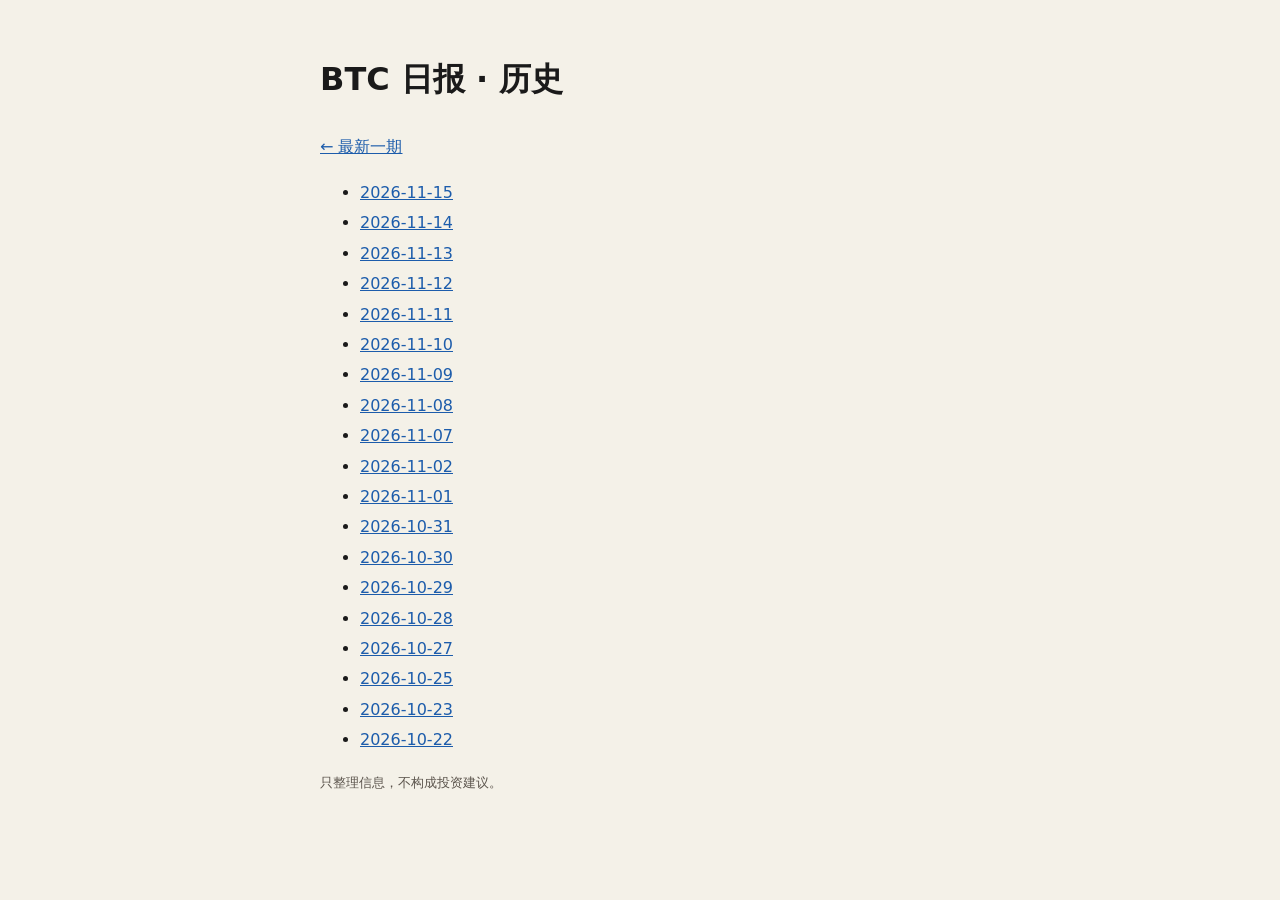
<file: site/history/index.html>
<!doctype html><html lang="zh-CN"><head><meta charset="utf-8"><meta name="viewport" content="width=device-width,initial-scale=1">
<title>BTC 日报 · 历史</title><style>body{margin:0;background:#f4f1e8;color:#1a1a1a;font:16px/1.9 "PingFang SC","Microsoft YaHei",system-ui,sans-serif}
main{max-width:640px;margin:auto;padding:28px 16px}a{color:#1c5cab}</style></head>
<body><main><h1>BTC 日报 · 历史</h1><p><a href="../">← 最新一期</a></p><ul><li><a href="2026-11-15/">2026-11-15</a></li><li><a href="2026-11-14/">2026-11-14</a></li><li><a href="2026-11-13/">2026-11-13</a></li><li><a href="2026-11-12/">2026-11-12</a></li><li><a href="2026-11-11/">2026-11-11</a></li><li><a href="2026-11-10/">2026-11-10</a></li><li><a href="2026-11-09/">2026-11-09</a></li><li><a href="2026-11-08/">2026-11-08</a></li><li><a href="2026-11-07/">2026-11-07</a></li><li><a href="2026-11-02/">2026-11-02</a></li><li><a href="2026-11-01/">2026-11-01</a></li><li><a href="2026-10-31/">2026-10-31</a></li><li><a href="2026-10-30/">2026-10-30</a></li><li><a href="2026-10-29/">2026-10-29</a></li><li><a href="2026-10-28/">2026-10-28</a></li><li><a href="2026-10-27/">2026-10-27</a></li><li><a href="2026-10-25/">2026-10-25</a></li><li><a href="2026-10-23/">2026-10-23</a></li><li><a href="2026-10-22/">2026-10-22</a></li></ul>
<p style="font-size:13px;color:#5c554d">只整理信息，不构成投资建议。</p></main></body></html>
</file>
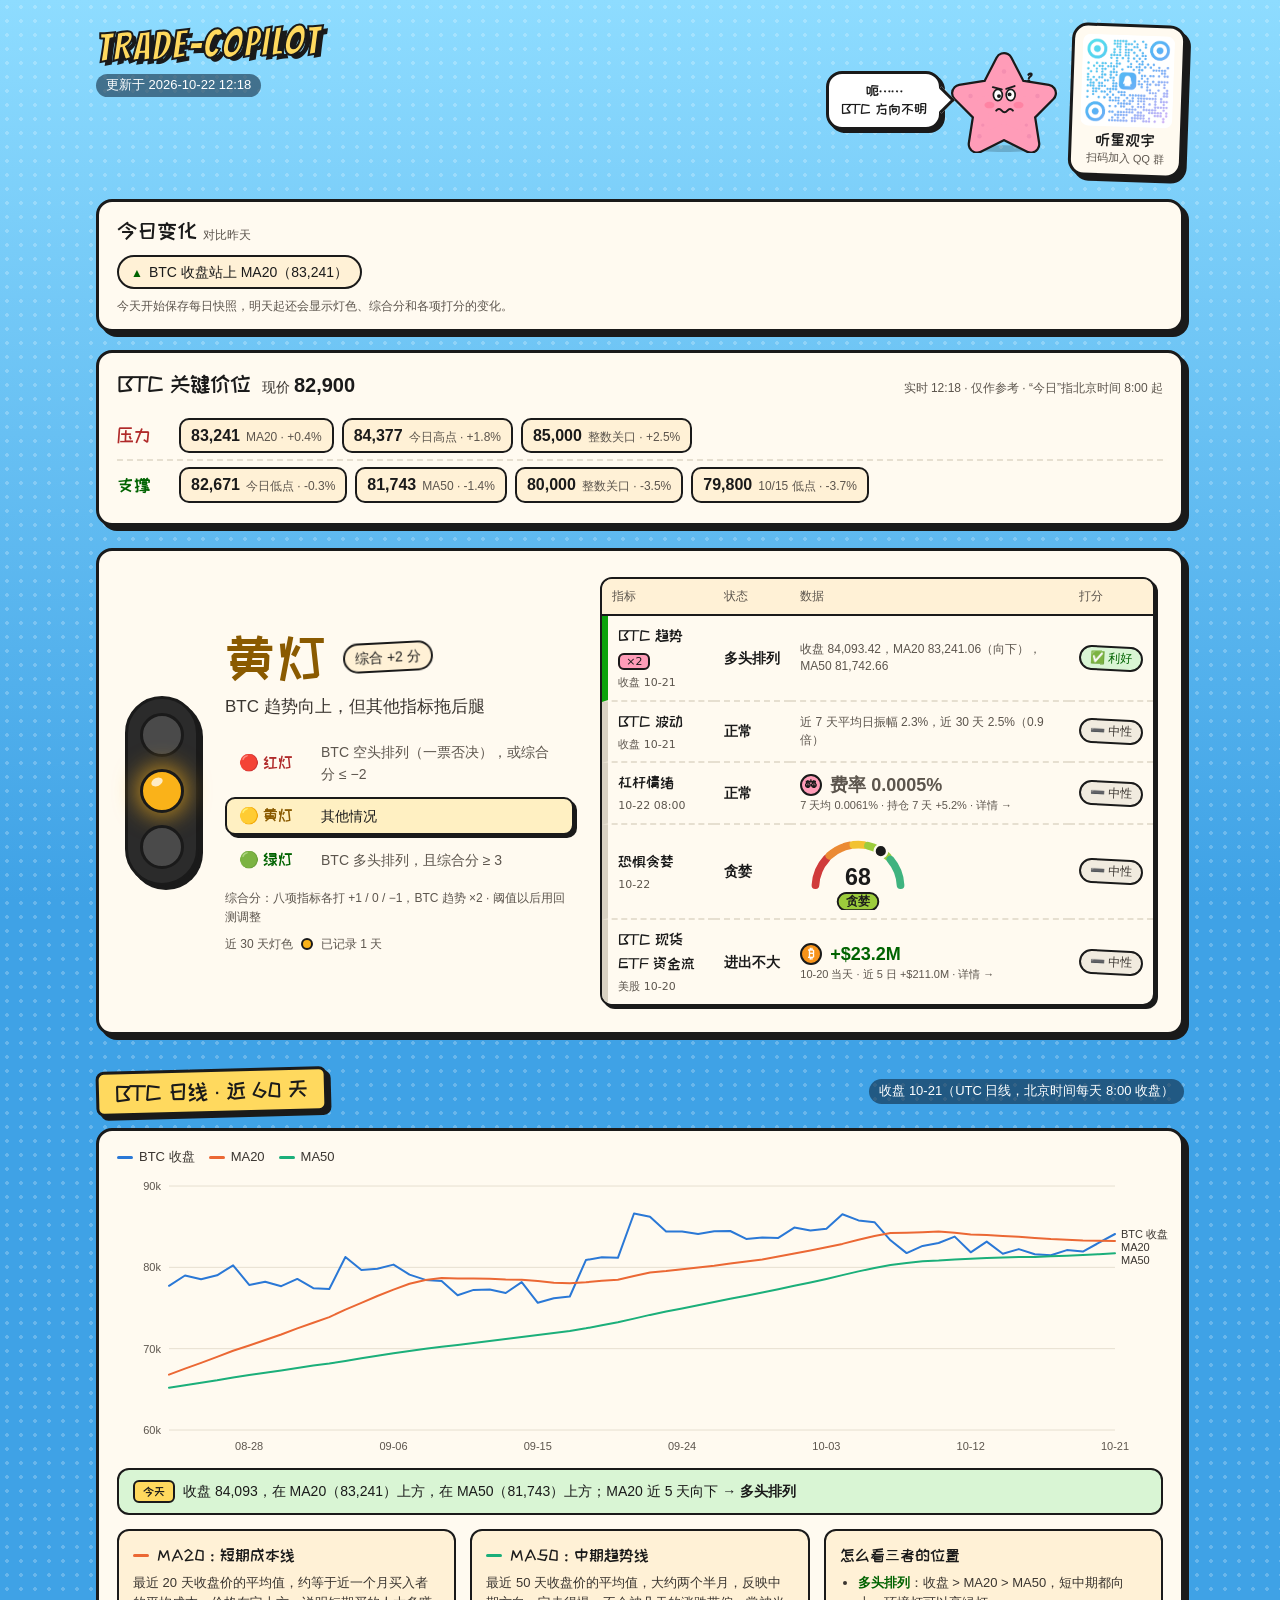
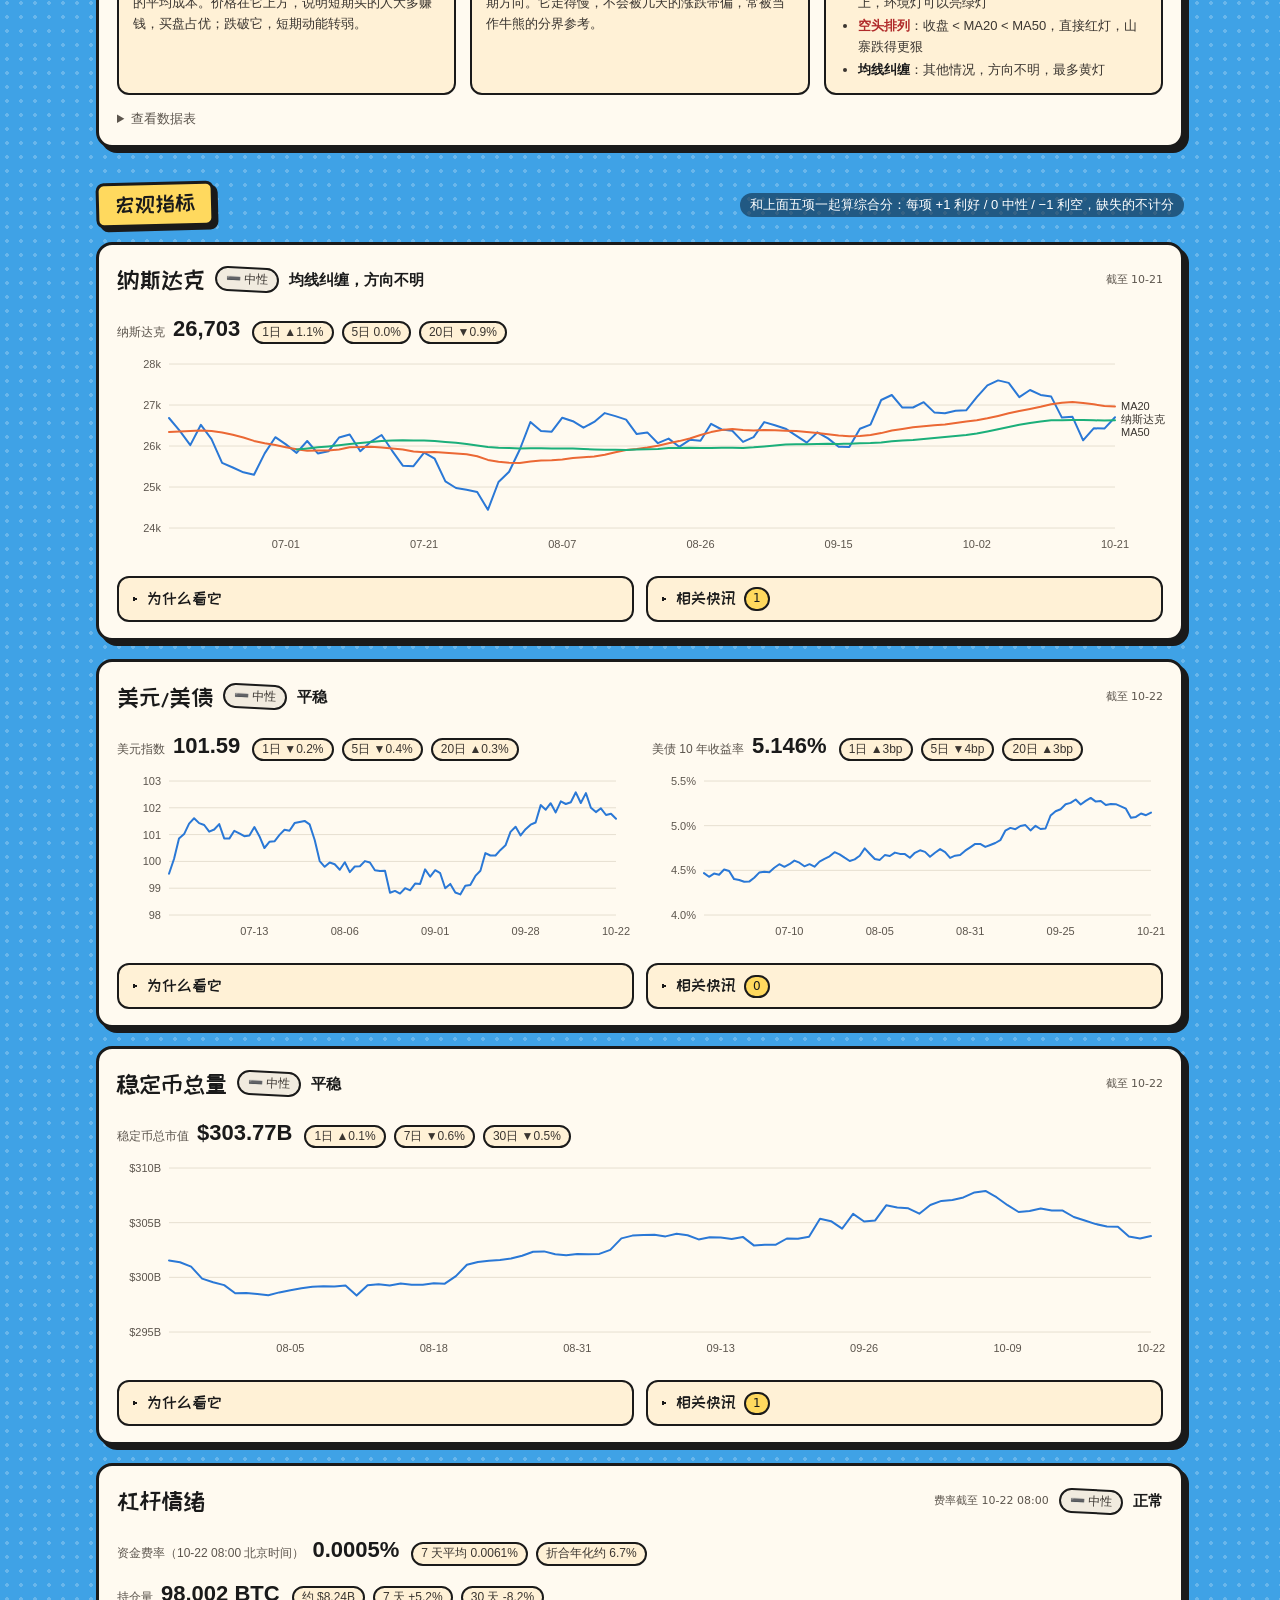
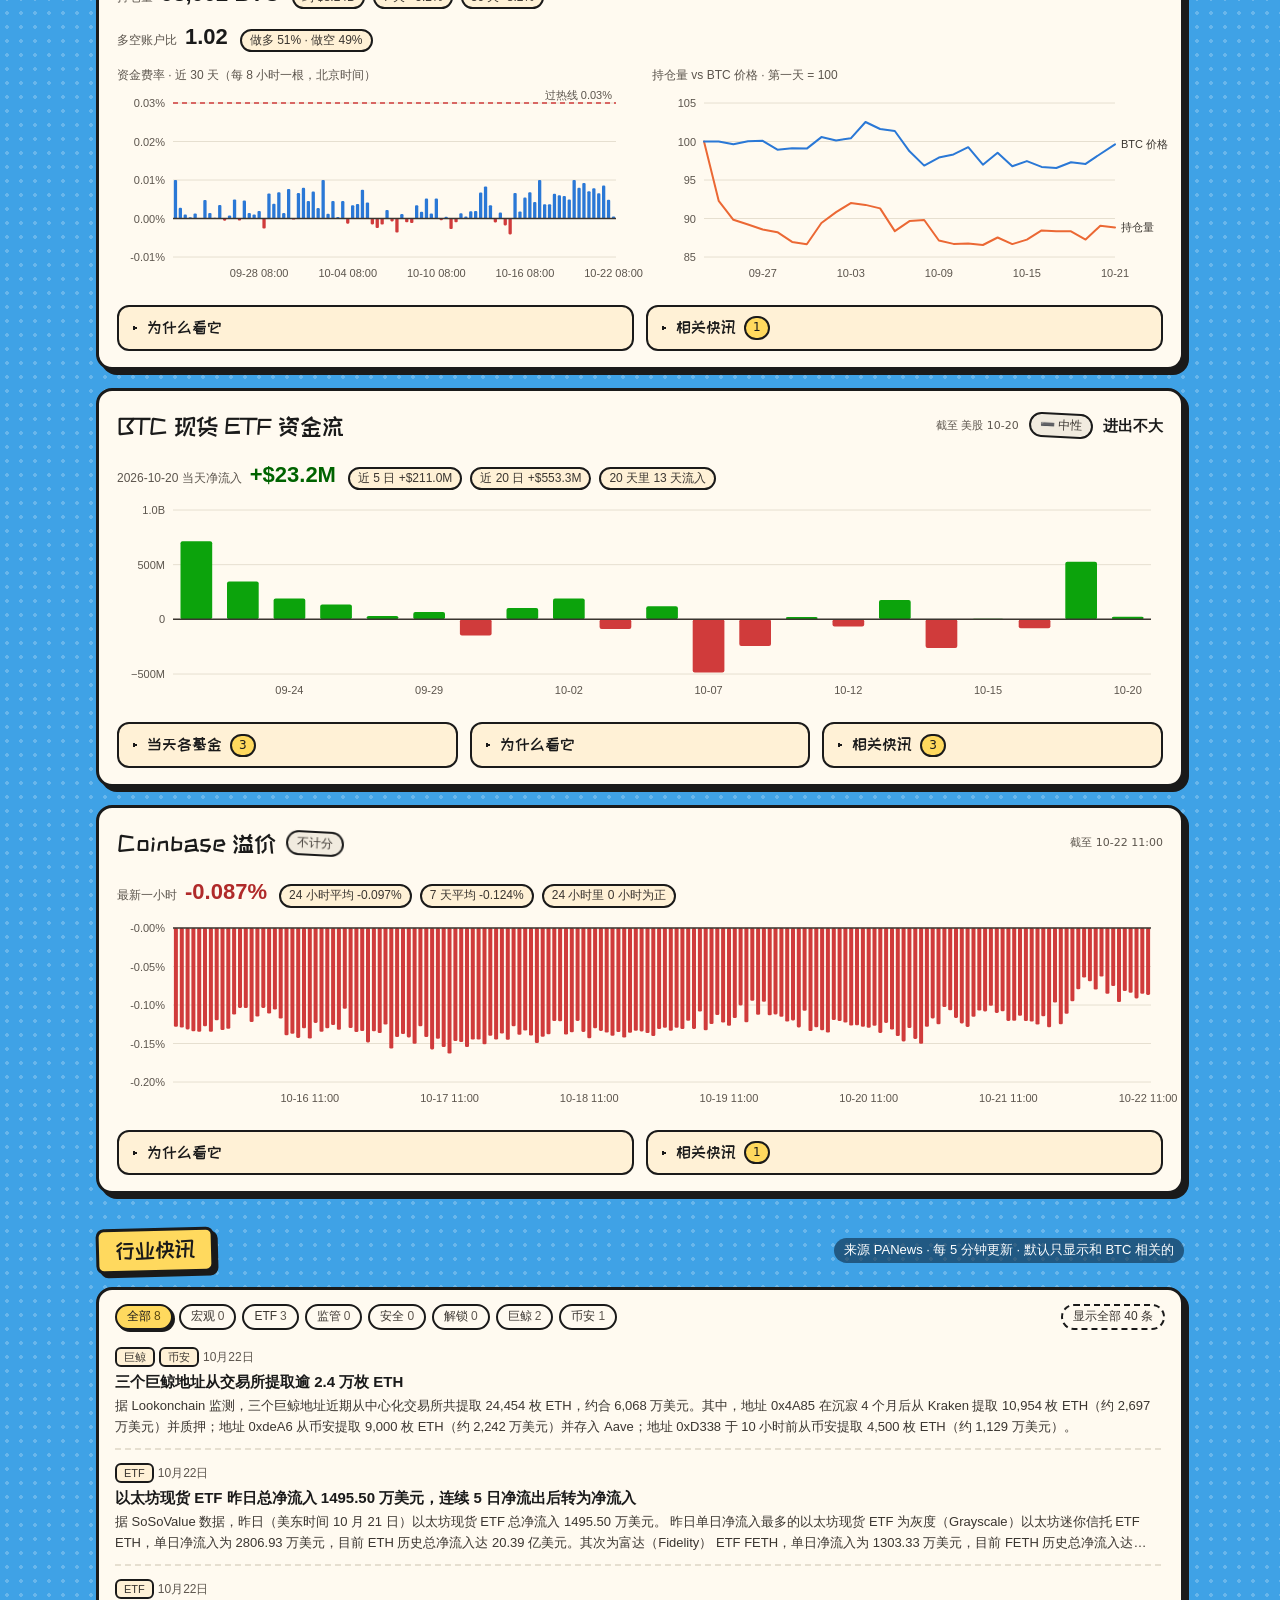
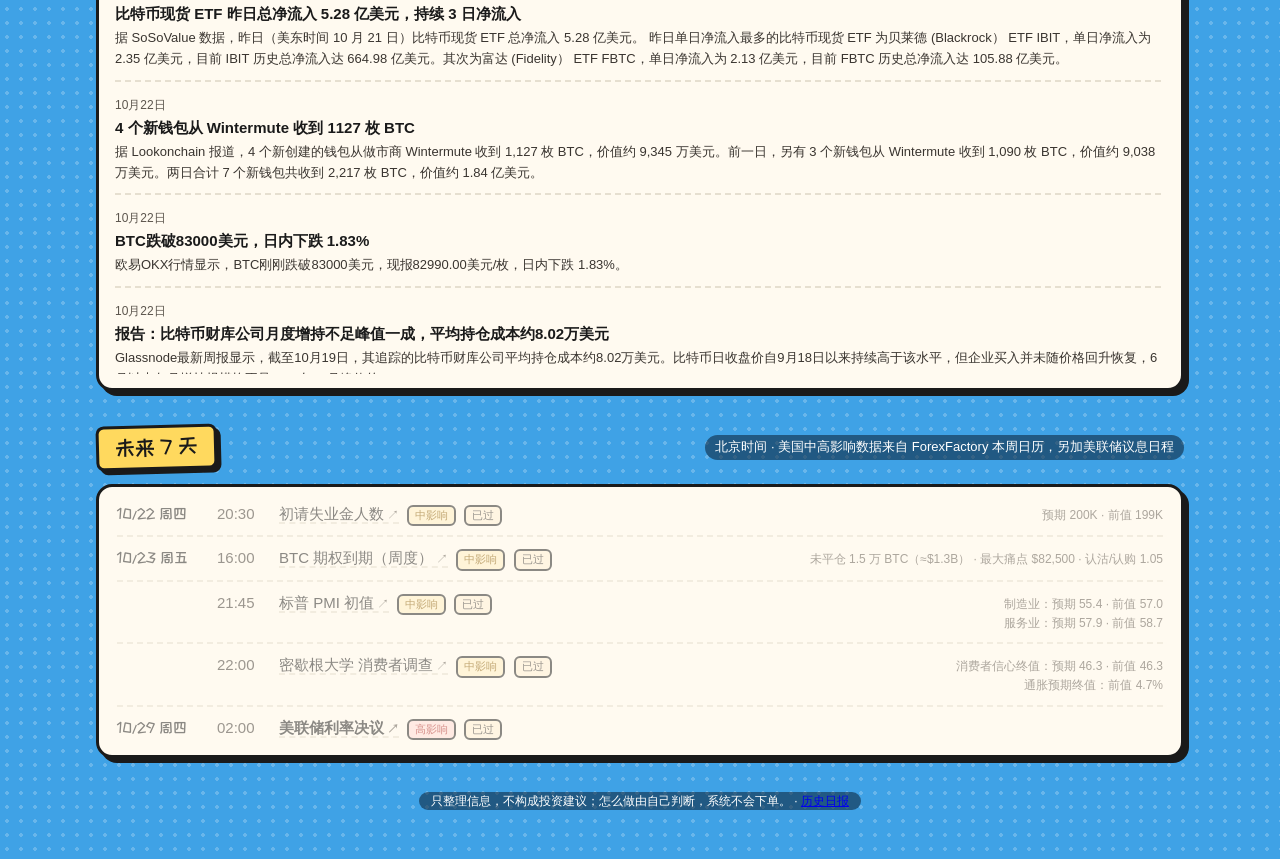
<file: site/history/2026-10-22/index.html>
<!doctype html>
<html lang="zh-CN">
<head>
<meta charset="utf-8">
<meta name="viewport" content="width=device-width, initial-scale=1">
<title>今日环境灯 · trade-copilot</title>
<link rel="preconnect" href="https://fonts.googleapis.com">
<link rel="preconnect" href="https://fonts.gstatic.com" crossorigin>
<link href="https://fonts.googleapis.com/css2?family=Bangers&family=ZCOOL+KuaiLe&display=swap" rel="stylesheet">
<link rel="stylesheet" href="../../static/style.css">
</head>
<body>
<div class="bubbles" aria-hidden="true" id="bubbles"></div>
<div class="wrap">
  <header>
    <div class="brand">
      <div class="logo">TRADE-COPILOT</div>
      <div class="sub">
        <nav class="nav"><a href="/" class="tag fun on">今日环境灯</a><a href="/alts" class="tag fun">强势山寨</a></nav>
        <button id="refresh" class="btn fun" type="button">刷新数据</button>
        <span id="updated" class="updated num"></span>
      </div>
    </div>
    <div class="head-right">
      <div class="mascot" id="mascot"></div>
      <div class="panel qr">
        <img src="../../static/qq-group-qrcode.png" alt="听星观宇 QQ 群二维码">
        <div class="qn fun">听星观宇</div>
        <div class="qc">扫码加入 QQ 群</div>
      </div>
    </div>
  </header>

  <main id="app"><div class="panel state fun">海星正在潜水捞数据…</div></main>

  <footer><span>只整理信息，不构成投资建议；怎么做由自己判断，系统不会下单。 · <a href="../../history/">历史日报</a></span></footer>
</div>

<script>window.STATIC_SITE = true;</script>
<script src="../../static/common.js"></script>
<script>
// ?report=1：给 python -m copilot.report 截长图用，去掉按钮和动画；?qr=QQ号&qn=名字 换右上角二维码
const PARAMS = new URLSearchParams(location.search);
const REPORT = PARAMS.has('report');
if (REPORT) document.body.classList.add('report');
// 发布到 GitHub Pages 的静态网页：数据是导出时存下的 data/*.json，没有刷新和强势山寨页
const STATIC_SITE = !!window.STATIC_SITE;
if (STATIC_SITE) document.body.classList.add('static-site');
const api = (name, refresh) => (STATIC_SITE ? `data/${name}.json` : `/api/${name}${refresh ? '?refresh=true' : ''}`);
if (PARAMS.get('qr')) {
  $('.qr img').src = `/qr/${encodeURIComponent(PARAMS.get('qr'))}`;
  $('.qr .qn').textContent = PARAMS.get('qn') || '';
}
const LIGHT_ORDER = ['red', 'yellow', 'green'];
const CHIP = { 1: '✅ 利好', 0: '➖ 中性', '-1': '⚠️ 利空', null: '❔ 缺失' };
// 跟 BTC 直接相关的五项放在环境灯卡片的表格里，其余宏观指标放下面
const HERO_INDS = ['BTC 趋势', 'BTC 波动', '杠杆情绪', '恐惧贪婪', 'BTC 现货 ETF 资金流'];
const RULES = [
  { light: 'red', icon: '🔴', name: '红灯', cond: 'BTC 空头排列（一票否决），或综合分 ≤ −2' },
  { light: 'yellow', icon: '🟡', name: '黄灯', cond: '其他情况' },
  { light: 'green', icon: '🟢', name: '绿灯', cond: 'BTC 多头排列，且综合分 ≥ 3' },
];
const SERIES = [
  { key: 'closes', name: 'BTC 收盘', color: 'var(--series-1)' },
  { key: 'ma20', name: 'MA20', color: 'var(--series-2)' },
  { key: 'ma50', name: 'MA50', color: 'var(--series-3)' },
];



// 恐惧贪婪半圆仪表：分段按 alternative.me 的标准，黑点指当前值
const FNG_BANDS = [[0, 25, '#d03b3b'], [25, 45, '#eb8a34'], [45, 56, '#f2c230'], [56, 76, '#9ccc3c'], [76, 101, '#3fb37f']];
function fngGauge(v, label) {
  const cx = 60, cy = 56, r = 44;
  const ang = (x) => Math.PI * (1 - Math.min(x, 100) / 100);          // 0 在左边，100 在右边
  const pt = (x) => `${(cx + r * Math.cos(ang(x))).toFixed(1)},${(cy - r * Math.sin(ang(x))).toFixed(1)}`;
  const arcs = FNG_BANDS.map(([a, b, c]) =>
    `<path d="M${pt(a + 1.5)} A${r} ${r} 0 0 1 ${pt(Math.min(b, 100) - 1.5)}" stroke="${c}" stroke-width="8" stroke-linecap="round" fill="none"/>`).join('');
  const color = FNG_BANDS.find(([a, b]) => v >= a && v < b)[2];
  const [dx, dy] = pt(v).split(',');
  const w = label.length * 13 + 16;
  return `<svg class="fng" viewBox="0 0 120 80" role="img" aria-label="恐惧贪婪指数 ${v}，${esc(label)}">${arcs}
    <circle cx="${dx}" cy="${dy}" r="6.5" fill="#1a1a1a" stroke="var(--paper)" stroke-width="2.5"/>
    <text x="${cx}" y="${cy - 2}" text-anchor="middle" class="fng-num">${v}</text>
    <rect x="${cx - w / 2}" y="${cy + 6}" width="${w}" height="18" rx="9" fill="${color}" stroke="#1a1a1a" stroke-width="2"/>
    <text x="${cx}" y="${cy + 19}" text-anchor="middle" class="fng-label">${esc(label)}</text></svg>`;
}

// ---- 杠杆情绪：表格里的小卡片 + 宏观区的详情面板（数据都来自币安合约公开接口） ----
const FUNDING_HOT = 0.0003;   // 和 regime.py 的过热线一致
const LEV_PANEL = { ind: '杠杆情绪', news: /爆仓|清算|杠杆|资金费率|持仓量|多空/ };
const fundPct = (v, n) => `${(v * 100).toFixed(n)}%`;
const avgLast = (vals, n) => vals.slice(-n).reduce((a, b) => a + b, 0) / Math.min(n, vals.length);
const chgPct = (vals, n) => (vals.length > n ? (vals.at(-1) / vals.at(-1 - n) - 1) * 100 : null);

function levCell(mc) {
  const f = mc.funding.values, oi7 = mc.oi ? chgPct(mc.oi.values, 7) : null;
  return `<a class="etf-link jump" href="#macro-lev" title="查看杠杆详情">
    <span class="coin lev" aria-hidden="true">⚖</span><b class="etf-v">费率 ${fundPct(f.at(-1), 4)}</b>
    <small>7 天均 ${fundPct(avgLast(f, 21), 4)}${oi7 == null ? '' : ` · 持仓 7 天 ${pctStr(oi7)}`} · 详情 →</small></a>`;
}

function levPanel(d) {
  const ind = d.indicators.find((i) => i.name === LEV_PANEL.ind);
  const s = ind?.score == null ? 'missing' : `s${ind.score}`;
  const mc = d.macro || {};
  const head = `<div class="macro-head"><h3 class="fun">杠杆情绪</h3><span class="asof">费率截至 ${esc(d.asof?.funding || '—')}</span><span class="chip ${s}">${CHIP[ind?.score ?? null]}</span>
    <span class="macro-concl">${esc(ind ? split(ind.text).concl : '数据缺失')}</span></div>`;
  if (!mc.funding) return `<div class="panel macro" id="macro-lev">${head}<div class="empty">数据缺失</div></div>`;
  const f = mc.funding.values, avg7 = avgLast(f, 21);
  const stats = [`<div class="stat"><small>资金费率（${mc.funding.dates.at(-1).slice(5)} 北京时间）</small><b class="num">${fundPct(f.at(-1), 4)}</b>
      <span class="chg num">7 天平均 ${fundPct(avg7, 4)}</span><span class="chg num">折合年化约 ${(avg7 * 3 * 365 * 100).toFixed(1)}%</span></div>`];
  if (mc.oi) {
    const o = mc.oi.values, usd = mc.oi_usd?.values.at(-1);
    stats.push(`<div class="stat"><small>持仓量</small><b class="num">${fmt(o.at(-1))} BTC</b>
      ${usd ? `<span class="chg num">约 ${money(usd / 1e6).slice(1)}</span>` : ''}
      <span class="chg num">7 天 ${pctStr(chgPct(o, 7))}</span>${o.length > 29 ? `<span class="chg num">30 天 ${pctStr(chgPct(o, o.length - 1))}</span>` : ''}</div>`);
  }
  if (mc.ls_ratio) {
    const long = mc.ls_long.values.at(-1);
    stats.push(`<div class="stat"><small>多空账户比</small><b class="num">${mc.ls_ratio.values.at(-1).toFixed(2)}</b>
      <span class="chg num">做多 ${(long * 100).toFixed(0)}% · 做空 ${((1 - long) * 100).toFixed(0)}%</span></div>`);
  }
  return `<div class="panel macro" id="macro-lev">${head}
    <div class="lev-stats">${stats.join('')}</div>
    <div class="macro-charts two">
      <div class="mseries"><div class="stat"><small>资金费率 · 近 30 天（每 8 小时一根，北京时间）</small></div><div class="chart mchart" id="mc-funding"></div></div>
      <div class="mseries"><div class="stat"><small>持仓量 vs BTC 价格 · 第一天 = 100</small></div><div class="chart mchart" id="mc-oi"></div></div>
    </div>
    <div class="macro-more">
      <details class="drop"><summary class="fun">为什么看它</summary><div class="drop-body why">
        资金费率为正，说明做多的人多、多头付钱给空头；费率越高，多头越拥挤，一旦下跌容易连环爆仓。
        持仓量代表合约里押了多少钱：持仓猛增而价格没跟上，说明杠杆在堆积。多空账户比是做多和做空的账户数之比，散户情绪的参考。
        打分：7 天平均费率超过 0.03% 计 −1；持仓量 7 天涨超 15% 而 BTC 涨不到 3% 也计 −1；其余 0。数据来自币安合约公开接口。</div></details>
      <details class="drop"><summary class="fun">相关快讯 <span class="cnt" id="mc-cnt-${LEV_PANEL.ind}"></span></summary>
        <ul class="drop-body feed" id="mn-${LEV_PANEL.ind}"><li class="empty">海星正在翻报纸…</li></ul></details>
    </div>
  </div>`;
}

// ---- BTC 现货 ETF 资金流：表格里的小卡片 + 宏观区的详情面板 ----
const ETF_DAYS = 30;
const ETF_PANEL = { ind: 'BTC 现货 ETF 资金流', news: /ETF|IBIT|贝莱德/ };
// 百万美元 → "+$23.2M" / "−$1.08B"
const money = (m) => `${m >= 0 ? '+' : '−'}$${Math.abs(m) >= 1000 ? `${(Math.abs(m) / 1000).toFixed(2)}B` : `${Math.abs(m).toFixed(1)}M`}`;
const sumLast = (vals, n) => vals.slice(-n).reduce((a, b) => a + b, 0);

function etfCell(e) {
  const v = e.values.at(-1);
  return `<a class="etf-link jump" href="#macro-etf" title="查看 BTC 现货 ETF 资金流详情">
    <span class="coin" aria-hidden="true">₿</span><b class="etf-v ${v >= 0 ? 'in' : 'out'}">${money(v)}</b>
    <small>${e.dates.at(-1).slice(5)} 当天 · 近 5 日 ${money(sumLast(e.values, 5))} · 详情 →</small></a>`;
}

function etfPanel(d) {
  const ind = d.indicators.find((i) => i.name === ETF_PANEL.ind);
  const s = ind?.score == null ? 'missing' : `s${ind.score}`;
  const e = d.macro?.etf;
  const head = `<div class="macro-head"><h3 class="fun">BTC 现货 ETF 资金流</h3><span class="asof">截至 ${esc(d.asof?.etf || '—')}</span><span class="chip ${s}">${CHIP[ind?.score ?? null]}</span>
    <span class="macro-concl">${esc(ind ? split(ind.text).concl : '数据缺失')}</span></div>`;
  if (!e) return `<div class="panel macro" id="macro-etf">${head}<div class="empty">数据缺失</div></div>`;
  const v = e.values.at(-1), last20 = e.values.slice(-20);
  // 只列当天有进出的基金，按金额大小排；没动的合并成一行
  const all = Object.entries(d.etf_funds || {});
  const funds = all.filter(([, x]) => x !== 0).sort((a, b) => Math.abs(b[1]) - Math.abs(a[1]));
  const idle = all.length - funds.length;
  const fundRows = funds.map(([name, x]) => `<tr><td>${esc(name)}</td><td class="${x > 0 ? 'in' : 'out'}">${money(x)}</td></tr>`).join('')
    + (idle ? `<tr><td colspan="2" class="idle">其余 ${idle} 只当天无进出</td></tr>` : '');
  return `<div class="panel macro" id="macro-etf">${head}
    <div class="stat"><small>${e.dates.at(-1)} 当天净流入</small><b class="num ${v >= 0 ? 'in' : 'out'}">${money(v)}</b>
      <span class="chg num">近 5 日 ${money(sumLast(e.values, 5))}</span><span class="chg num">近 20 日 ${money(sumLast(e.values, 20))}</span>
      <span class="chg num">20 天里 ${last20.filter((x) => x > 0).length} 天流入</span></div>
    <div class="chart mchart" id="mc-etf"></div>
    <div class="macro-more">
      <details class="drop"><summary class="fun">当天各基金 <span class="cnt">${funds.length}</span></summary>
        <div class="drop-body"><table class="funds num"><thead><tr><th>基金</th><th>净流入</th></tr></thead><tbody>${fundRows}</tbody></table></div></details>
      <details class="drop"><summary class="fun">为什么看它</summary><div class="drop-body why">
        美国现货 BTC ETF 的申购赎回代表传统资金的进出：持续净流入说明机构在买，持续净流出说明在撤。数据来自 tftc.io，美股收盘后更新。
        打分：近 5 个交易日累计净流入超过 +5 亿美元计 +1，净流出超过 5 亿美元计 −1，其余 0。</div></details>
      <details class="drop"><summary class="fun">相关快讯 <span class="cnt" id="mc-cnt-${ETF_PANEL.ind}"></span></summary>
        <ul class="drop-body feed" id="mn-${ETF_PANEL.ind}"><li class="empty">海星正在翻报纸…</li></ul></details>
    </div>
  </div>`;
}

// 柱状图：正数向上、负数向下，零线加粗；悬停整列显示提示框
// opts: height, yFmt 轴刻度, vFmt 提示框数值, name 提示框里的名字, pos/neg 正负柱颜色, refs [{v, label}] 参考虚线
function barChart(box, dates, values, opts) {
  box.querySelector('svg')?.remove();
  let tip = box.querySelector('.tip');
  if (!tip) { tip = document.createElement('div'); tip.className = 'tip'; box.appendChild(tip); }
  const W = box.clientWidth, H = opts.height, n = values.length;
  const m = { t: 10, r: 12, b: 26, l: 56 };
  const refVals = (opts.refs || []).map((r) => r.v);
  const vmin = Math.min(0, ...values, ...refVals), vmax = Math.max(0, ...values, ...refVals);
  const step = niceStep((vmax - vmin) / 4 || 1);
  const lo = Math.floor(vmin / step) * step, hi = Math.ceil(vmax / step) * step;
  const bw = (W - m.l - m.r) / n, w = Math.max(2, bw * 0.68);
  const y = (v) => m.t + ((hi - v) * (H - m.t - m.b)) / (hi - lo);
  let svg = `<svg viewBox="0 0 ${W} ${H}" height="${H}" role="img" aria-label="${esc(opts.label)}">`;
  for (let v = lo; v <= hi + step / 1e6; v += step) {
    svg += `<line class="grid-line" x1="${m.l}" x2="${W - m.r}" y1="${y(v)}" y2="${y(v)}"/>`;
    svg += `<text class="axis-text num" x="${m.l - 8}" y="${y(v) + 4}" text-anchor="end">${opts.yFmt(v)}</text>`;
  }
  const every = Math.ceil(n / (W < 500 ? 3 : W < 800 ? 5 : 7));
  for (let i = n - 1; i >= 0; i -= every) {
    svg += `<text class="axis-text num" x="${m.l + (i + 0.5) * bw}" y="${H - 6}" text-anchor="middle">${dates[i].slice(5)}</text>`;
  }
  values.forEach((v, i) => {
    const top = Math.min(y(v), y(0)), h = Math.max(1, Math.abs(y(v) - y(0)));
    svg += `<rect class="bar" data-i="${i}" x="${(m.l + i * bw + (bw - w) / 2).toFixed(1)}" y="${top.toFixed(1)}" width="${w.toFixed(1)}" height="${h.toFixed(1)}"
      rx="${Math.min(2, w / 3)}" fill="${v >= 0 ? opts.pos : opts.neg}"/>`;
  });
  svg += `<line x1="${m.l}" x2="${W - m.r}" y1="${y(0)}" y2="${y(0)}" stroke="var(--text-2)" stroke-width="1.5"/>`;
  for (const r of opts.refs || []) {
    svg += `<line x1="${m.l}" x2="${W - m.r}" y1="${y(r.v)}" y2="${y(r.v)}" stroke="var(--critical)" stroke-width="1.5" stroke-dasharray="5 4"/>`
      + `<text class="axis-text" x="${W - m.r - 4}" y="${y(r.v) - 4}" text-anchor="end">${r.label}</text>`;
  }
  values.forEach((_, i) => { svg += `<rect class="hitbar" data-i="${i}" x="${m.l + i * bw}" y="0" width="${bw}" height="${H - m.b}" fill="transparent"/>`; });
  svg += '</svg>';
  box.insertAdjacentHTML('afterbegin', svg);
  box.querySelectorAll('.hitbar').forEach((r) => {
    r.addEventListener('pointerenter', () => {
      const i = +r.dataset.i;
      box.querySelectorAll('.bar').forEach((b) => b.classList.toggle('dim', +b.dataset.i !== i));
      tip.innerHTML = `<div class="d num">${dates[i]}</div><div class="r"><span>${opts.name}</span><b class="num">${opts.vFmt(values[i])}</b></div>`;
      tip.style.display = 'block';
      const cx = m.l + (i + 0.5) * bw;
      tip.style.left = `${cx + 14 + tip.offsetWidth > W ? cx - 14 - tip.offsetWidth : cx + 14}px`;
      tip.style.top = `${m.t}px`;
    });
  });
  box.querySelector('svg').addEventListener('pointerleave', () => {
    tip.style.display = 'none';
    box.querySelectorAll('.bar').forEach((b) => b.classList.remove('dim'));
  });
}

// ---- 今日变化 + 近 30 天灯色 ----
// 表格里每一项对应的数据时间
const ASOF_KEY = { 'BTC 趋势': 'btc', 'BTC 波动': 'btc', '杠杆情绪': 'funding', '恐惧贪婪': 'fng', 'BTC 现货 ETF 资金流': 'etf' };
const LIGHT_NAME = { red: '红灯', yellow: '黄灯', green: '绿灯' };

function changesPanel(d) {
  const arrow = { up: '▲', down: '▼', flat: '●' };
  const items = (d.changes || []).map((c) => `<li class="${c.tone}"><span class="arw">${arrow[c.tone]}</span>${esc(c.text)}</li>`).join('')
    || '<li class="flat"><span class="arw">●</span>和昨天相比没有明显变化</li>';
  const note = d.first_day ? '<p class="chg-note">今天开始保存每日快照，明天起还会显示灯色、综合分和各项打分的变化。</p>' : '';
  return `<section class="panel changes" aria-label="今日变化"><h3 class="fun">今日变化 <small>对比昨天</small></h3><ul>${items}</ul>${note}</section>`;
}

function historyStrip(h) {
  if (!h.length) return '';
  const dots = h.map((x) => `<span class="hd ${x.light}" title="${x.date} ${LIGHT_NAME[x.light]} · 综合 ${x.score > 0 ? '+' : ''}${x.score}"></span>`).join('');
  return `<div class="hist"><small>近 30 天灯色</small>${dots}${h.length < 30 ? `<small>已记录 ${h.length} 天</small>` : ''}</div>`;
}

// ---- Coinbase 溢价：美国买盘相对全球的强弱，不计入综合分 ----
const PREM_PANEL = { ind: 'Coinbase 溢价', news: /Coinbase|溢价/ };
const signPct = (v, n) => `${v > 0 ? '+' : ''}${v.toFixed(n)}%`;

function premiumPanel(d) {
  const p = d.macro?.premium;
  const head = `<div class="macro-head"><h3 class="fun">Coinbase 溢价</h3><span class="chip">不计分</span>
    <span class="asof">截至 ${esc(d.asof?.premium || '—')}</span></div>`;
  if (!p) return `<div class="panel macro" id="macro-premium">${head}<div class="empty">数据缺失</div></div>`;
  const v = p.values.at(-1), last24 = p.values.slice(-24);
  return `<div class="panel macro" id="macro-premium">${head}
    <div class="stat"><small>最新一小时</small><b class="num ${v >= 0 ? 'in' : 'out'}">${signPct(v, 3)}</b>
      <span class="chg num">24 小时平均 ${signPct(avgLast(p.values, 24), 3)}</span><span class="chg num">7 天平均 ${signPct(avgLast(p.values, 168), 3)}</span>
      <span class="chg num">24 小时里 ${last24.filter((x) => x > 0).length} 小时为正</span></div>
    <div class="chart mchart" id="mc-premium"></div>
    <div class="macro-more">
      <details class="drop"><summary class="fun">为什么看它</summary><div class="drop-body why">
        Coinbase 是美国机构和散户买 BTC 的主要入口。用 Coinbase 的 BTC-USD 对比币安的 BTC-USDT：溢价为正说明美国买盘比全球其他地方更积极，为负说明美国在卖。
        USDT 偶尔偏离 1 美元，会带来 ±0.05% 左右的误差，所以小幅正负意义不大，持续偏离才值得注意。不计入综合分。</div></details>
      <details class="drop"><summary class="fun">相关快讯 <span class="cnt" id="mc-cnt-${PREM_PANEL.ind}"></span></summary>
        <ul class="drop-body feed" id="mn-${PREM_PANEL.ind}"><li class="empty">海星正在翻报纸…</li></ul></details>
    </div>
  </div>`;
}

// ---- 关键价位：最上面一条，压力在上、支撑在下，都从近到远 ----
function levelsPanel(lv, asof) {
  if (!lv) return '<section class="panel lv-panel"><div class="empty">关键价位暂时拿不到</div></section>';
  const chip = (x) => {
    const dist = (x.price / lv.price - 1) * 100;
    return `<span class="lv-chip"><b class="num">${fmt(x.price)}</b><small>${esc(x.label)} · <span class="num">${pctStr(dist)}</span></small></span>`;
  };
  return `<section class="panel lv-panel" aria-label="BTC 关键价位">
    <div class="lv-head"><h3 class="fun">BTC 关键价位</h3><span class="lv-price">现价 <b class="num">${fmt(lv.price)}</b></span>
      <small>${esc(asof || '')} · 仅作参考 · “今日”指北京时间 8:00 起</small></div>
    <div class="lv-row res"><span class="lv-k fun">压力</span><div class="lv-chips">${lv.resistance.map(chip).join('')}</div></div>
    <div class="lv-row sup"><span class="lv-k fun">支撑</span><div class="lv-chips">${lv.support.map(chip).join('')}</div></div>
  </section>`;
}

// ---- 未来 7 天：按北京时间分天列出，已经过去的变淡 ----
const BJ = new Intl.DateTimeFormat('zh-CN', { timeZone: 'Asia/Shanghai', month: '2-digit', day: '2-digit', weekday: 'short', hour: '2-digit', minute: '2-digit', hourCycle: 'h23' });
function bjTime(iso) {
  const p = Object.fromEntries(BJ.formatToParts(new Date(iso)).map((x) => [x.type, x.value]));
  return { day: `${p.month}/${p.day} ${p.weekday}`, time: `${p.hour}:${p.minute}` };
}

const fcOf = (f, p) => [f && `预期 ${esc(f)}`, p && `前值 ${esc(p)}`].filter(Boolean).join(' · ');

function agendaPanel(events) {
  if (!events.length) return '<section class="panel agenda"><div class="empty">未来 7 天没有查到美国的中高影响数据</div></section>';
  let lastDay = '';
  const rows = events.map((e) => {
    const t = bjTime(e.time), past = new Date(e.time) < new Date();
    const day = t.day === lastDay ? '' : t.day;
    lastDay = t.day;
    // 合并的发布（如标普制造业 + 服务业 PMI）逐项列出；项名去掉和标题重复的词，"标普制造业 PMI 初值" → "制造业"
    const short = (name) => e.title.split(' ').reduce((n, w) => n.replace(w, ''), name).trim() || name;
    const fc = e.items?.length
      ? e.items.map((i) => `<div>${esc(short(i.title))}：${fcOf(i.forecast, i.previous)}</div>`).join('')
      : e.note ? esc(e.note) : fcOf(e.forecast, e.previous);
    return `<li class="${past ? 'past' : ''} ${e.impact}">
      <span class="ag-day fun">${day}</span><span class="ag-time num">${t.time}</span>
      <span class="ag-title">${e.url ? `<a href="${esc(e.url)}" target="_blank" rel="noopener" title="打开官方发布页：${esc(new URL(e.url).hostname)}">${esc(e.title)}<span class="ext" aria-hidden="true">↗</span></a>` : esc(e.title)} <span class="imp ${e.impact}">${e.impact === 'high' ? '高影响' : '中影响'}</span>${past ? ' <span class="imp">已过</span>' : ''}</span>
      <span class="ag-fc num">${fc}</span>
    </li>`;
  }).join('');
  return `<section class="panel agenda"><ul>${rows}</ul></section>`;
}

// "数据：结论" → 结论做标题，数据放下面
function split(text) {
  const i = text.lastIndexOf('：');
  return i < 0 ? { concl: text, data: '' } : { concl: text.slice(i + 1), data: text.slice(0, i) };
}

function render(d) {
  $('#updated').textContent = REPORT ? `BTC 每日面板 · ${d.updated_at}` : `更新于 ${d.updated_at}`;
  const sign = d.score > 0 ? '+' : '';
  const lamps = LIGHT_ORDER.map((c) => `<div class="lamp ${c} ${c === d.light ? 'on' : ''}"></div>`).join('');
  const row = (i) => {
    const { concl, data } = split(i.text);
    const s = i.score == null ? 'missing' : `s${i.score}`;
    return `<tr class="${s}">
      <th scope="row" class="fun">${esc(i.name)}${i.weight > 1 ? ` <span class="weight" title="权重 ×${i.weight}">×${i.weight}</span>` : ''}
        <small class="asof">${esc(d.asof?.[ASOF_KEY[i.name]] || '')}</small></th>
      <td class="concl">${esc(concl)}</td>
      <td class="data num">${i.name === '恐惧贪婪' && /^\d+$/.test(data) ? fngGauge(+data, concl)
        : i.name === 'BTC 现货 ETF 资金流' && d.macro?.etf ? etfCell(d.macro.etf)
        : i.name === '杠杆情绪' && d.macro?.funding ? levCell(d.macro) : esc(data)}</td>
      <td><span class="chip ${s}">${CHIP[i.score]}</span></td>
    </tr>`;
  };
  const heroRows = HERO_INDS.map((name) => d.indicators.find((i) => i.name === name)).filter(Boolean).map(row).join('');

  $('#app').innerHTML = `
    ${changesPanel(d)}
    ${levelsPanel(d.levels, d.asof?.levels)}
    <section class="panel hero" aria-label="今日环境灯">
      <div class="lamps" role="img" aria-label="${esc(d.light_name)}">${lamps}</div>
      <div>
        <div class="verdict-top">
          <div class="verdict-name fun ${d.light}">${esc(d.light_name)}</div>
          <span class="score num">综合 ${sign}${d.score} 分</span>
        </div>
        <p class="reason">${esc(d.reason)}</p>
        <ul class="rules" aria-label="灯色规则">${RULES.map((r) => `<li class="${r.light} ${r.light === d.light ? 'on' : ''}">
          <span class="t fun">${r.icon} ${r.name}</span><span>${r.cond}</span></li>`).join('')}</ul>
        <p class="rules-note">综合分：八项指标各打 +1 / 0 / −1，BTC 趋势 ×2 · 阈值以后用回测调整</p>
        ${historyStrip(d.history || [])}
      </div>
      <table class="hero-table">
        <thead><tr><th>指标</th><th>状态</th><th>数据</th><th>打分</th></tr></thead>
        <tbody>${heroRows}</tbody>
      </table>
    </section>
    <div class="section-head"><h2 class="fun">BTC 日线 · 近 ${d.btc.closes.length} 天</h2><p>${esc(d.asof?.btc || '')}（UTC 日线，北京时间每天 8:00 收盘）</p></div>
    <section class="panel chart-card">
      <div class="legend">${SERIES.map((s) => `<span><i style="background:${s.color}"></i>${s.name}</span>`).join('')}</div>
      <div class="chart" id="chart"></div>
      ${maToday(d.btc)}
      <div class="explain">
        <div><b class="fun"><i style="background:var(--series-2)"></i>MA20：短期成本线</b>
          最近 20 天收盘价的平均值，约等于近一个月买入者的平均成本。价格在它上方，说明短期买的人大多赚钱，买盘占优；跌破它，短期动能转弱。</div>
        <div><b class="fun"><i style="background:var(--series-3)"></i>MA50：中期趋势线</b>
          最近 50 天收盘价的平均值，大约两个半月，反映中期方向。它走得慢，不会被几天的涨跌带偏，常被当作牛熊的分界参考。</div>
        <div><b class="fun">怎么看三者的位置</b><ul>
          <li><em class="up">多头排列</em>：收盘 &gt; MA20 &gt; MA50，短中期都向上，环境灯可以亮绿灯</li>
          <li><em class="down">空头排列</em>：收盘 &lt; MA20 &lt; MA50，直接红灯，山寨跌得更狠</li>
          <li><em>均线纠缠</em>：其他情况，方向不明，最多黄灯</li>
        </ul></div>
      </div>
      <details><summary>查看数据表</summary><div class="table-wrap"><table class="num">
        <thead><tr><th>日期</th>${SERIES.map((s) => `<th>${s.name}</th>`).join('')}</tr></thead>
        <tbody>${d.btc.dates.map((dt, i) => `<tr><td>${dt}</td>${SERIES.map((s) => `<td>${fmt(d.btc[s.key][i])}</td>`).join('')}</tr>`).reverse().join('')}</tbody>
      </table></div></details>
    </section>

    <div class="section-head"><h2 class="fun">宏观指标</h2><p>和上面五项一起算综合分：每项 +1 利好 / 0 中性 / −1 利空，缺失的不计分</p></div>
    <section class="macro-list">${MACRO.map((c) => macroPanel(c, d)).join('')}${levPanel(d)}${etfPanel(d)}${premiumPanel(d)}</section>

    <div class="section-head"><h2 class="fun">行业快讯</h2><p>来源 PANews · 每 5 分钟更新 · 默认只显示和 BTC 相关的</p></div>
    <section class="news" id="news"></section>

    <div class="section-head"><h2 class="fun">未来 7 天</h2><p>北京时间 · 美国中高影响数据来自 ForexFactory 本周日历，另加美联储议息日程</p></div>
    ${agendaPanel(d.agenda || [])}`;
  renderMascot(d.light);
  drawCharts();
  renderNews();
  document.querySelectorAll('.jump').forEach((a) => a.addEventListener('click', (ev) => {   // 平滑滚到详情面板，并闪一下提示位置
    ev.preventDefault();
    const panel = document.querySelector(a.getAttribute('href'));
    panel.scrollIntoView({ behavior: 'smooth', block: 'start' });
    panel.classList.remove('flash');
    void panel.offsetWidth;
    panel.classList.add('flash');
  }));
}

// 强势山寨在单独的页面；这里只拿候选名单，给消息里提到的币打标签
let altNames = [];
async function loadAltNames(refresh = false) {
  try {
    if (STATIC_SITE) return;   // 静态网页不带强势山寨数据
    const r = await fetch(api('alts', refresh));
    if (r.ok) { altNames = (await r.json()).candidates.map((a) => a.name); renderNews(); }
  } catch (e) { /* 拿不到就不打标签 */ }
}

const FLASH_TAGS = ['全部', '宏观', 'ETF', '监管', '安全', '解锁', '巨鲸', '币安'];
// 只看 BTC 相关：标题里提到 BTC 本身、ETF、美联储和宏观数据、监管、稳定币、爆仓巨鲸这些
const BTC_NEWS = /比特币|BTC|Bitcoin|ETF|贝莱德|IBIT|Strategy|MSTR|Saylor|美联储|鲍威尔|降息|加息|CPI|PCE|非农|美债|国债|关税|稳定币|USDT|USDC|Tether|SEC|CFTC|监管|矿工|算力|巨鲸|爆仓|清算/;
let news = null, newsFilter = '全部', newsAll = false;

function ago(iso) {
  const t = new Date(iso), m = Math.round((Date.now() - t) / 60000);
  if (m < 1) return '刚刚';
  if (m < 60) return `${m} 分钟前`;
  if (m < 24 * 60) return `${Math.floor(m / 60)} 小时前`;
  return `${t.getMonth() + 1}月${t.getDate()}日`;
}

function newsItem(n) {
  const cls = (t) => (t === '下架' ? 'hot' : t === '上新' ? 'new' : '');
  let tags = n.tags.map((t) => `<span class="ntag ${cls(t)}">${esc(t)}</span>`).join('');
  for (const name of altNames) {
    if (new RegExp(`(^|[^A-Za-z])${name}([^A-Za-z]|$)`).test(n.title)) tags = `<span class="ntag new">候选 ${esc(name)}</span>` + tags;
  }
  if (n.danger && !n.tags.includes('下架')) tags = `<span class="ntag hot">⚠️ 注意</span>` + tags;
  return `<li class="${n.danger ? 'danger' : ''}">
    <div>${tags}<span class="when">${ago(n.time)}</span></div>
    <a href="${esc(n.url)}" target="_blank" rel="noopener">${esc(n.title)}</a>
    ${n.summary ? `<div class="sum">${esc(n.summary)}</div>` : ''}
  </li>`;
}

function renderNews() {
  const box = $('#news');
  if (!box) return;
  if (!news) { box.innerHTML = `<div class="panel empty fun">海星正在翻报纸…</div>`; return; }
  const pool = newsAll ? news.flash : news.flash.filter((n) => BTC_NEWS.test(n.title));
  const count = (t) => (t === '全部' ? pool.length : pool.filter((n) => n.tags.includes(t)).length);
  const filtered = newsFilter === '全部' ? pool : pool.filter((n) => n.tags.includes(newsFilter));
  const flash = REPORT ? filtered.slice(0, 8) : filtered;   // 日报图片只放前 8 条
  const err = (name) => (news.errors.includes(name) ? `<div class="empty">${name} 拉取失败，稍后点"刷新数据"</div>` : '');
  box.innerHTML = `
    <div class="panel">
      <div class="filters">${FLASH_TAGS.map((t) => `<button type="button" data-t="${t}" class="${t === newsFilter ? 'on' : ''}">${t}<span>${count(t)}</span></button>`).join('')}
        <button type="button" class="all-toggle">${newsAll ? '只看 BTC 相关' : `显示全部 ${news.flash.length} 条`}</button></div>
      ${err('PANews')}<ul class="feed">${flash.map(newsItem).join('') || '<li class="empty">这个分类暂时没有消息</li>'}</ul></div>`;
  box.querySelectorAll('.filters button[data-t]').forEach((b) => b.addEventListener('click', () => { newsFilter = b.dataset.t; renderNews(); }));
  box.querySelector('.all-toggle').addEventListener('click', () => { newsAll = !newsAll; renderNews(); });
  renderMacroNews();
}

async function loadNews(refresh = false) {
  try {
    const r = await fetch(api('news', refresh));
    if (!r.ok) throw new Error(`服务返回 ${r.status}`);
    news = await r.json();
  } catch (e) {
    news = { flash: [], errors: ['PANews'] };
  }
  renderNews();
}

// 用今天的数据说清楚三条线的位置关系，和后端 regime.py 的判断一致
function maToday(btc) {
  const n = btc.closes.length;
  const c = btc.closes[n - 1], m20 = btc.ma20[n - 1], m50 = btc.ma50[n - 1];
  const slope = m20 > btc.ma20[n - 6] ? '向上' : '向下';
  let cls = '', state;
  if (c > m20 && m20 > m50) { cls = 'up'; state = '多头排列'; }
  else if (c < m20 && m20 < m50) { cls = 'down'; state = '空头排列'; }
  else state = '均线纠缠，方向不明';
  const pos = (v, name) => `${c > v ? '在' : '跌破'} ${name}（${fmt(v)}）${c > v ? '上方' : ''}`;
  return `<div class="today ${cls} num"><small class="fun">今天</small>收盘 ${fmt(c)}，${pos(m20, 'MA20')}，${pos(m50, 'MA50')}；`
    + `MA20 近 5 天${slope} → <b>${state}</b></div>`;
}

function niceStep(raw) {
  const p = 10 ** Math.floor(Math.log10(raw));
  const f = raw / p;
  return (f <= 1 ? 1 : f <= 2 ? 2 : f <= 5 ? 5 : 10) * p;
}

// 通用折线图：dates 和每条线的 values 一一对应；带十字线和提示框
// opts: height, yFmt(v, step) 轴刻度, vFmt(v) 提示框数值, endLabels 线尾标名字, label 无障碍描述
function lineChart(box, dates, series, opts) {
  box.querySelector('svg')?.remove();
  let tip = box.querySelector('.tip');
  if (!tip) { tip = document.createElement('div'); tip.className = 'tip'; box.appendChild(tip); }
  const W = box.clientWidth, H = opts.height;
  const m = { t: 10, r: opts.endLabels ? 48 : 12, b: 26, l: 52 };
  const n = dates.length;
  const vals = series.flatMap((s) => s.values).filter((v) => v != null);
  const step = niceStep((Math.max(...vals) - Math.min(...vals)) / 4 || Math.abs(vals[0]) / 100 || 1);
  const lo = Math.floor(Math.min(...vals) / step) * step, hi = Math.ceil(Math.max(...vals) / step) * step || lo + step;
  const x = (i) => m.l + (i * (W - m.l - m.r)) / (n - 1);
  const y = (v) => m.t + ((hi - v) * (H - m.t - m.b)) / (hi - lo);
  let svg = `<svg viewBox="0 0 ${W} ${H}" height="${H}" role="img" aria-label="${esc(opts.label)}">`;
  for (let v = lo; v <= hi + step / 1e6; v += step) {
    svg += `<line class="grid-line" x1="${m.l}" x2="${W - m.r}" y1="${y(v)}" y2="${y(v)}"/>`;
    svg += `<text class="axis-text num" x="${m.l - 8}" y="${y(v) + 4}" text-anchor="end">${opts.yFmt(v, step)}</text>`;
  }
  const every = Math.ceil(n / (W < 500 ? 3 : W < 800 ? 5 : 7));
  for (let i = n - 1; i >= 0; i -= every) {
    svg += `<text class="axis-text num" x="${x(i)}" y="${H - 6}" text-anchor="middle">${dates[i].slice(5)}</text>`;
  }
  for (const s of series) {
    let d = '', pen = false;
    s.values.forEach((v, i) => {
      if (v == null) { pen = false; return; }
      d += `${pen ? 'L' : 'M'}${x(i).toFixed(1)},${y(v).toFixed(1)}`;
      pen = true;
    });
    svg += `<path class="line" d="${d}" stroke="${s.color}"/>`;
  }
  if (opts.endLabels) {   // 线尾直接标名字，太挤时上下错开
    const ends = series.map((s) => ({ name: s.name, y: y(s.values[n - 1]) })).sort((a, b) => a.y - b.y);
    for (let i = 1; i < ends.length; i++) ends[i].y = Math.max(ends[i].y, ends[i - 1].y + 13);
    for (const e of ends) svg += `<text class="end-label" x="${W - m.r + 6}" y="${e.y + 4}">${e.name}</text>`;
  }
  svg += `<g class="cross-g" style="display:none"><line class="cross" y1="${m.t}" y2="${H - m.b}"/>`;
  series.forEach((s, k) => { svg += `<circle class="dot" r="4" fill="${s.color}" data-k="${k}"/>`; });
  svg += `</g><rect class="hit" x="${m.l}" y="0" width="${W - m.l - m.r}" height="${H}" fill="transparent"/></svg>`;
  box.insertAdjacentHTML('afterbegin', svg);

  const cross = box.querySelector('.cross-g');
  const hit = box.querySelector('.hit');
  hit.addEventListener('pointermove', (ev) => {
    const r = box.getBoundingClientRect();
    const i = Math.max(0, Math.min(n - 1, Math.round(((ev.clientX - r.left - m.l) / (W - m.l - m.r)) * (n - 1))));
    const cx = x(i);
    cross.style.display = '';
    cross.querySelector('line').setAttribute('x1', cx);
    cross.querySelector('line').setAttribute('x2', cx);
    cross.querySelectorAll('circle').forEach((c) => {
      const v = series[c.dataset.k].values[i];
      c.style.display = v == null ? 'none' : '';
      if (v != null) { c.setAttribute('cx', cx); c.setAttribute('cy', y(v)); }
    });
    tip.innerHTML = `<div class="d num">${dates[i]}</div>` + series.map((s) =>
      `<div class="r"><span><i style="background:${s.color}"></i>${s.name}</span><b class="num">${s.values[i] == null ? '—' : opts.vFmt(s.values[i])}</b></div>`).join('');
    tip.style.display = 'block';
    tip.style.left = `${cx + 14 + tip.offsetWidth > W ? cx - 14 - tip.offsetWidth : cx + 14}px`;
    tip.style.top = `${m.t}px`;
  });
  hit.addEventListener('pointerleave', () => { cross.style.display = 'none'; tip.style.display = 'none'; });
}

const kFmt = (v, step) => `${(v / 1000).toFixed(step >= 1000 ? 0 : 1)}k`;
const maOf = (vals, n) => vals.map((_, i) => (i >= n - 1 ? vals.slice(i - n + 1, i + 1).reduce((a, b) => a + b, 0) / n : null));

function drawCharts() {
  const btc = current.btc;
  lineChart($('#chart'), btc.dates, SERIES.map((s) => ({ name: s.name, color: s.color, values: btc[s.key] })),
    { height: window.innerWidth < 640 ? 220 : 280, yFmt: kFmt, vFmt: fmt, endLabels: true, label: 'BTC 日线收盘价与 MA20、MA50' });
  for (const c of MACRO) for (const ser of c.series) {
    const box = $(`#mc-${ser.key}`), d = current.macro?.[ser.key];
    if (!box || !d) continue;
    const vals = d.values, cut = Math.max(0, vals.length - MACRO_DAYS);
    const lines = [{ name: ser.name, color: 'var(--series-1)', values: vals }];
    if (ser.ma) lines.push({ name: 'MA20', color: 'var(--series-2)', values: maOf(vals, 20) },
                           { name: 'MA50', color: 'var(--series-3)', values: maOf(vals, 50) });
    lineChart(box, d.dates.slice(cut), lines.map((l) => ({ ...l, values: l.values.slice(cut) })),
      { height: c.series.length > 1 ? 170 : 200, yFmt: ser.yFmt, vFmt: ser.vFmt, endLabels: !!ser.ma, label: `${ser.name}近 ${MACRO_DAYS} 天走势` });
  }
  const mc = current.macro || {};
  if (mc.funding && $('#mc-funding')) {
    barChart($('#mc-funding'), mc.funding.dates, mc.funding.values, {
      height: 190, label: '近 30 天资金费率', name: '资金费率', vFmt: (v) => fundPct(v, 4),
      yFmt: (v) => fundPct(v, 2), pos: 'var(--series-1)', neg: 'var(--critical)', refs: [{ v: FUNDING_HOT, label: '过热线 0.03%' }],
    });
  }
  if (mc.oi && $('#mc-oi')) {
    // 持仓量和 BTC 价格都换算成"第一天 = 100"，放在同一个坐标轴上比
    const price = Object.fromEntries(current.btc.dates.map((dt, i) => [dt, current.btc.closes[i]]));
    const days = mc.oi.dates.filter((dt) => price[dt] != null);
    const oiBy = Object.fromEntries(mc.oi.dates.map((dt, i) => [dt, mc.oi.values[i]]));
    const idx = (vals) => vals.map((v) => (v / vals[0]) * 100);
    if (days.length > 1) {
      lineChart($('#mc-oi'), days, [
        { name: '持仓量', color: 'var(--series-2)', values: idx(days.map((dt) => oiBy[dt])) },
        { name: 'BTC 价格', color: 'var(--series-1)', values: idx(days.map((dt) => price[dt])) },
      ], { height: 190, yFmt: (v, st) => v.toFixed(st >= 1 ? 0 : 1), vFmt: (v) => v.toFixed(1), endLabels: true, label: '持仓量与 BTC 价格对比，第一天为 100' });
    }
  }
  if (mc.premium && $('#mc-premium')) {
    barChart($('#mc-premium'), mc.premium.dates, mc.premium.values, {
      height: 190, label: 'Coinbase 溢价近 7 天（每小时）', name: 'Coinbase 溢价', vFmt: (v) => `${v > 0 ? '+' : ''}${v.toFixed(3)}%`,
      yFmt: (v) => `${v > 0 ? '+' : ''}${v.toFixed(2)}%`, pos: 'var(--series-1)', neg: 'var(--critical)',
    });
  }
  const etf = current.macro?.etf;
  if (etf && $('#mc-etf')) {
    barChart($('#mc-etf'), etf.dates.slice(-ETF_DAYS), etf.values.slice(-ETF_DAYS), {
      height: 200, label: `ETF 近 ${ETF_DAYS} 个交易日净流入`, name: '净流入', vFmt: money, pos: 'var(--good)', neg: 'var(--critical)',
      yFmt: (v) => (v === 0 ? '0' : `${v < 0 ? '−' : ''}${Math.abs(v) >= 1000 ? `${(Math.abs(v) / 1000).toFixed(1)}B` : `${Math.abs(v).toFixed(0)}M`}`),
    });
  }
}

// ---- 三个宏观指标的详细面板 ----
const MACRO_DAYS = 90;
const MACRO = [
  {
    ind: '纳斯达克', news: /美股|纳指|纳斯达克|标普|道指|英伟达|科技股|财报/,
    why: '加密货币和美股科技股的联动很强。纳指走弱时整体风险偏好下降，BTC 和山寨通常也跟着承压。'
      + '打分方式和 BTC 一样：收盘 > MA20 > MA50 计 +1，收盘 < MA20 < MA50 计 −1，其余 0。',
    series: [{ key: 'nasdaq', name: '纳斯达克', ma: true, yFmt: kFmt, vFmt: fmt, chg: [[1, '1日'], [5, '5日'], [20, '20日']], unit: 'pct' }],
  },
  {
    ind: '美元/美债', news: /美联储|降息|加息|美债|国债|美元指数|CPI|PCE|非农|鲍威尔|FOMC|通胀|失业率/,
    why: '美元指数和美债收益率上升，代表美元走强、资金成本变高，对 BTC 这类风险资产是压力；两者回落则是顺风。'
      + '打分：20 个交易日美元涨超 1.5% 或 10 年期收益率升超 0.25 个百分点计 −1，美元跌超 1.5% 计 +1，其余 0。',
    series: [
      { key: 'dxy', name: '美元指数', yFmt: (v, st) => v.toFixed(st >= 1 ? 0 : 1), vFmt: (v) => v.toFixed(2),
        chg: [[1, '1日'], [5, '5日'], [20, '20日']], unit: 'pct' },
      { key: 'us10y', name: '美债 10 年收益率', yFmt: (v, st) => `${v.toFixed(st >= 0.1 ? 1 : 2)}%`, vFmt: (v) => `${v.toFixed(3)}%`,
        chg: [[1, '1日'], [5, '5日'], [20, '20日']], unit: 'bp' },
    ],
  },
  {
    ind: '稳定币总量', news: /稳定币|Tether|Circle|(^|[^A-Za-z])(USDT|USDC|USDe|RLUSD|PYUSD)([^A-Za-z]|$)/,
    why: '稳定币是场内的“弹药”。总量增加说明有新资金换成稳定币进场，减少说明资金在离场。'
      + '打分：30 天增加 2% 以上计 +1，减少 1% 以上计 −1，其余 0。',
    series: [{ key: 'stables', name: '稳定币总市值', yFmt: (v, st) => `$${(v / 1e9).toFixed(st >= 1e9 ? 0 : 1)}B`,
      vFmt: (v) => `$${(v / 1e9).toFixed(2)}B`, chg: [[1, '1日'], [7, '7日'], [30, '30日']], unit: 'pct' }],
  },
];

// 涨跌只标方向（▲▼），不上红绿色：美元、利率上涨对加密是压力，颜色容易误导
function chgPills(vals, ser) {
  return ser.chg.map(([k, label]) => {
    if (vals.length <= k) return '';
    const a = vals[vals.length - 1 - k], b = vals[vals.length - 1];
    const diff = ser.unit === 'bp' ? Math.round((b - a) * 100) : r1((b / a - 1) * 100);
    const arrow = diff > 0 ? '▲' : diff < 0 ? '▼' : '';
    return `<span class="chg num">${label} ${arrow}${ser.unit === 'bp' ? `${Math.abs(diff)}bp` : `${Math.abs(diff).toFixed(1)}%`}</span>`;
  }).join('');
}

function macroPanel(c, d) {
  const ind = d.indicators.find((i) => i.name === c.ind);
  const s = ind?.score == null ? 'missing' : `s${ind.score}`;
  const concl = ind ? split(ind.text).concl : '数据缺失';
  const charts = c.series.map((ser) => {
    const m = d.macro?.[ser.key];
    if (!m) return `<div class="mseries"><div class="stat"><small>${ser.name}</small><b>—</b></div><div class="empty">数据缺失</div></div>`;
    return `<div class="mseries">
      <div class="stat"><small>${ser.name}</small><b class="num">${ser.vFmt(m.values.at(-1))}</b>${chgPills(m.values, ser)}</div>
      <div class="chart mchart" id="mc-${ser.key}"></div>
    </div>`;
  }).join('');
  return `<div class="panel macro">
    <div class="macro-head"><h3 class="fun">${c.ind}</h3><span class="chip ${s}">${CHIP[ind?.score ?? null]}</span><span class="macro-concl">${esc(concl)}</span>
      <span class="asof">截至 ${esc(d.asof?.[c.series[0].key] || '—')}</span></div>
    <div class="macro-charts ${c.series.length > 1 ? 'two' : ''}">${charts}</div>
    <div class="macro-more">
      <details class="drop"><summary class="fun">为什么看它</summary><div class="drop-body why">${c.why}</div></details>
      <details class="drop"><summary class="fun">相关快讯 <span class="cnt" id="mc-cnt-${c.ind}"></span></summary>
        <ul class="drop-body feed" id="mn-${c.ind}"><li class="empty">海星正在翻报纸…</li></ul></details>
    </div>
  </div>`;
}

// 从 PANews 快讯里挑出和每个宏观指标相关的最新 3 条；只看标题，摘要里的词太杂
function renderMacroNews() {
  if (!news) return;
  for (const c of [...MACRO, LEV_PANEL, ETF_PANEL, PREM_PANEL]) {
    const box = document.getElementById(`mn-${c.ind}`);
    if (!box) continue;
    const hits = news.flash.filter((n) => c.news.test(n.title)).slice(0, 3);
    box.innerHTML = hits.map(newsItem).join('') || '<li class="empty">最近没有相关快讯</li>';
    document.getElementById(`mc-cnt-${c.ind}`).textContent = hits.length;
  }
}

let current = null;
async function load(refresh = false) {
  const btn = $('#refresh');
  btn.disabled = true;
  btn.textContent = '捞数据中…';
  try {
    const r = await fetch(api('regime', refresh));
    if (!r.ok) throw new Error(`服务返回 ${r.status}`);
    current = await r.json();
    render(current);
  } catch (e) {
    if (!current) $('#app').innerHTML = `<div class="panel state err">数据拉取失败：${esc(e.message)}<br>检查代理（.env 里的 HTTPS_PROXY）后点"刷新数据"</div>`;
    else alert(`刷新失败：${e.message}`);
  } finally {
    btn.disabled = false;
    btn.textContent = '刷新数据';
  }
}

$('#refresh').addEventListener('click', () => { load(true); loadAltNames(true); loadNews(true); });
let resizeTimer;
window.addEventListener('resize', () => {
  clearTimeout(resizeTimer);
  resizeTimer = setTimeout(() => current && drawCharts(), 150);
});
// 全部加载完后把整页高度写到 <html data-report-h>，截图脚本按这个高度截
Promise.all([load(), loadAltNames(), loadNews()]).then(() => setTimeout(() => {
  document.documentElement.dataset.reportH = Math.ceil(document.documentElement.scrollHeight);
}, 500));
</script>
</body>
</html>
</file>
<file: site/static/style.css>
/* 漫画风：粗黑描边 + 硬投影 + 网点背景，海底配色。字体加载不了时退回系统字体。 */
:root {
  color-scheme: light;
  --sea-top: #8edcff;
  --sea-bottom: #3fa2e6;
  --dots: rgb(255 255 255 / 22%);
  --paper: #fffaf0;
  --paper-2: #fff1d6;
  --line: #1a1a1a;
  --drop: #1a1a1a;
  --text: #1a1a1a;
  --text-2: #3a3530;   /* 比原来深，手机上看日报图片也清楚 */
  --text-3: #5c554d;
  --sand: #ffd95e;
  --pink: #ff9cb8;
  --pink-deep: #f06292;
  --series-1: #2a78d6;
  --series-2: #eb6834;
  --series-3: #1baf7a;
  --good: #0ca30c;
  --warning: #fab219;
  --critical: #d03b3b;
  --good-ink: #006300;
  --warning-ink: #8a5a00;
  --critical-ink: #b02a2a;
  --good-tint: #d9f5d4;
  --warning-tint: #fff0c2;
  --critical-tint: #ffdcd8;
  --neutral-tint: #f1ebdf;
  --lamp-off: #d9d2c3;
  --grid: #e6dfd0;
}
@media (prefers-color-scheme: dark) {
  :root:not([data-theme="light"]) {
    color-scheme: dark;
    --sea-top: #0e2e52;
    --sea-bottom: #071a30;
    --dots: rgb(140 200 255 / 10%);
    --paper: #1e2733;
    --paper-2: #27313f;
    --line: #f3ead8;
    --drop: #000;
    --text: #f3ead8;
    --text-2: #cfc6b4;
    --text-3: #9a927f;
    --series-1: #3987e5;
    --series-2: #d95926;
    --series-3: #199e70;
    --good-ink: #6fdc6f;
    --warning-ink: #ffcd5c;
    --critical-ink: #ff8a8a;
    --good-tint: #1f3a24;
    --warning-tint: #3d3214;
    --critical-tint: #43201f;
    --neutral-tint: #2b3442;
    --lamp-off: #3a4350;
    --grid: #344050;
  }
}
:root[data-theme="dark"] {
  color-scheme: dark;
  --sea-top: #0e2e52;
  --sea-bottom: #071a30;
  --dots: rgb(140 200 255 / 10%);
  --paper: #1e2733;
  --paper-2: #27313f;
  --line: #f3ead8;
  --drop: #000;
  --text: #f3ead8;
  --text-2: #cfc6b4;
  --text-3: #9a927f;
  --series-1: #3987e5;
  --series-2: #d95926;
  --series-3: #199e70;
  --good-ink: #6fdc6f;
  --warning-ink: #ffcd5c;
  --critical-ink: #ff8a8a;
  --good-tint: #1f3a24;
  --warning-tint: #3d3214;
  --critical-tint: #43201f;
  --neutral-tint: #2b3442;
  --lamp-off: #3a4350;
  --grid: #344050;
}

* { box-sizing: border-box; }
body {
  margin: 0;
  min-height: 100vh;
  color: var(--text);
  background:
    radial-gradient(var(--dots) 1.6px, transparent 1.8px) 0 0 / 14px 14px,
    linear-gradient(180deg, var(--sea-top), var(--sea-bottom)) fixed;
  background-color: var(--sea-bottom);
  font: 15px/1.6 -apple-system, BlinkMacSystemFont, "Segoe UI", "PingFang SC", "Microsoft YaHei", sans-serif;
  -webkit-font-smoothing: antialiased;
}
.wrap { position: relative; max-width: 1120px; margin: 0 auto; padding: 24px 16px 48px; }
.num { font-variant-numeric: tabular-nums; }
.fun { font-family: "ZCOOL KuaiLe", "PingFang SC", "Microsoft YaHei", sans-serif; font-weight: 400; }

/* 漫画格子 */
.panel {
  background: var(--paper);
  border: 3px solid var(--line);
  border-radius: 16px;
  box-shadow: 5px 5px 0 var(--drop);
}

/* 漂浮的泡泡 */
.bubbles { position: fixed; inset: 0; pointer-events: none; overflow: hidden; z-index: 0; }
.bubbles span {
  position: absolute; bottom: -40px; border-radius: 50%;
  border: 2px solid rgb(255 255 255 / 55%); background: rgb(255 255 255 / 12%);
  animation: rise linear infinite;
}
@keyframes rise { to { transform: translateY(-110vh); } }
@media (prefers-reduced-motion: reduce) { .bubbles span { animation: none; display: none; } }
.wrap > * { position: relative; z-index: 1; }

/* 顶部 */
header { display: flex; align-items: flex-start; justify-content: space-between; gap: 16px; margin-bottom: 22px; }
.brand { display: flex; flex-direction: column; gap: 10px; align-items: flex-start; }
.logo {
  font-family: Bangers, Impact, "Arial Black", sans-serif; font-size: 40px; letter-spacing: 2px; line-height: 1;
  color: var(--sand); -webkit-text-stroke: 2px #1a1a1a; text-shadow: 4px 4px 0 #1a1a1a;
  transform: rotate(-2deg);
}
.sub { display: flex; align-items: center; gap: 10px; flex-wrap: wrap; }
.tag {
  display: inline-block; padding: 2px 12px; font-size: 15px; background: var(--pink); color: #1a1a1a;
  border: 2.5px solid #1a1a1a; border-radius: 999px; box-shadow: 3px 3px 0 #1a1a1a; transform: rotate(1.5deg);
}
.updated { color: #fff; font-size: 13px; padding: 1px 10px; border-radius: 999px; background: rgb(10 30 50 / 55%); }
.btn {
  font: inherit; font-size: 14px; color: #1a1a1a; cursor: pointer; background: var(--sand);
  border: 2.5px solid #1a1a1a; border-radius: 10px; padding: 5px 14px; box-shadow: 3px 3px 0 #1a1a1a;
  transition: transform .08s, box-shadow .08s;
}
.btn:hover { transform: translate(-1px, -1px); box-shadow: 4px 4px 0 #1a1a1a; }
.btn:active { transform: translate(3px, 3px); box-shadow: 0 0 0 #1a1a1a; }
.btn:disabled { opacity: .6; cursor: progress; }

.qr {
  display: flex; flex-direction: column; align-items: center; padding: 8px 8px 6px; transform: rotate(2deg);
  text-align: center; flex-shrink: 0;
}
.qr img { display: block; width: 92px; height: 92px; border-radius: 8px; background: #fff; }
.qr .qn { margin-top: 4px; font-size: 16px; line-height: 1.2; }
.qr .qc { font-size: 11px; color: var(--text-3); }

/* 主格：红绿灯 + 结论 + 海星 */
.hero { display: grid; grid-template-columns: auto minmax(0, 0.85fr) minmax(0, 1.35fr); gap: 26px; padding: 26px; align-items: center; }
/* 环境灯卡片右边的指标表 */
.hero-table {
  width: 100%; border-collapse: separate; border-spacing: 0; overflow: hidden;
  background: var(--paper); border: 2.5px solid var(--line); border-radius: 12px; box-shadow: 3px 3px 0 var(--drop);
}
.hero-table th, .hero-table td { padding: 8px 10px; text-align: left; vertical-align: middle; border-bottom: 2px dashed var(--grid); }
.hero-table tbody tr:last-child > * { border-bottom: 0; }
.hero-table thead th { font-size: 12px; font-weight: 400; color: var(--text-3); background: var(--paper-2); border-bottom: 2.5px solid var(--line); }
.hero-table tbody th { width: 112px; min-width: 96px; font-size: 15px; font-weight: 400; color: var(--text); border-left: 6px solid var(--lamp-off); }
.hero-table tr.s1 th { border-left-color: var(--good); }
.hero-table tr.s-1 th { border-left-color: var(--critical); }
.hero-table .concl { font-size: 14px; font-weight: 600; white-space: nowrap; }
.hero-table .data { font-size: 12px; color: var(--text-3); line-height: 1.45; }
.hero-table .chip { display: inline-block; }
.hero-table .fng { display: block; width: 116px; height: auto; }
.fng-num { font-size: 24px; font-weight: 700; fill: var(--text); font-variant-numeric: tabular-nums; }
.fng-label { font-size: 12px; font-weight: 700; fill: #1a1a1a; }
.hero-table tr.missing .concl { color: var(--text-3); font-weight: 400; }
.lamps {
  display: flex; flex-direction: column; gap: 12px; padding: 14px 12px; border-radius: 40px;
  background: #2b2b2b; border: 3px solid #1a1a1a; box-shadow: 4px 4px 0 var(--drop);
}
.lamp { width: 44px; height: 44px; border-radius: 50%; background: #4a4a4a; border: 3px solid #1a1a1a; position: relative; }
.lamp.on::after { content: ""; position: absolute; top: 6px; left: 8px; width: 12px; height: 8px; border-radius: 50%; background: rgb(255 255 255 / 75%); transform: rotate(-25deg); }
.lamp.on.red { background: var(--critical); box-shadow: 0 0 22px 4px rgb(208 59 59 / 65%); }
.lamp.on.yellow { background: var(--warning); box-shadow: 0 0 22px 4px rgb(250 178 25 / 65%); }
.lamp.on.green { background: var(--good); box-shadow: 0 0 22px 4px rgb(12 163 12 / 60%); }

.verdict-top { display: flex; align-items: center; gap: 14px; flex-wrap: wrap; }
.verdict-name { font-size: 54px; line-height: 1.05; letter-spacing: 2px; }
.verdict-name.red { color: var(--critical-ink); }
.verdict-name.yellow { color: var(--warning-ink); }
.verdict-name.green { color: var(--good-ink); }
.score {
  font-size: 14px; padding: 2px 10px; border: 2.5px solid var(--line); border-radius: 999px; background: var(--paper-2);
  transform: rotate(-3deg);
}
.reason { margin: 8px 0 0; color: var(--text-2); font-size: 17px; }

/* 右上角：海星 + 群二维码 */
.head-right { display: flex; align-items: center; gap: 10px; flex-shrink: 0; }
.mascot { display: flex; align-items: center; gap: 6px; }
.say {
  position: relative; padding: 8px 12px; max-width: 150px; text-align: center;
  background: #fff; color: #1a1a1a; border: 3px solid #1a1a1a; border-radius: 16px; font-size: 14px; line-height: 1.35;
  box-shadow: 3px 3px 0 #1a1a1a;
}
.say::after {
  content: ""; position: absolute; right: -12px; top: 50%; width: 16px; height: 16px; background: #fff;
  border-right: 3px solid #1a1a1a; border-bottom: 3px solid #1a1a1a; transform: translateY(-50%) rotate(-45deg);
}
.star { width: 112px; height: 106px; animation: bob 3s ease-in-out infinite; transform-origin: 50% 90%; }
.star.red { animation: shiver .25s linear infinite; }
@keyframes bob { 50% { transform: translateY(-6px) rotate(3deg); } }
@keyframes shiver { 25% { transform: translateX(-1.5px); } 75% { transform: translateX(1.5px); } }
@media (prefers-reduced-motion: reduce) { .star { animation: none !important; } }

/* 栏目标题：黄色便签 */
.section-head { display: flex; align-items: center; justify-content: space-between; gap: 12px; flex-wrap: wrap; margin: 34px 0 14px; }
.section-head h2 {
  margin: 0; font-size: 22px; padding: 2px 16px; background: var(--sand); color: #1a1a1a;
  border: 3px solid #1a1a1a; border-radius: 8px; box-shadow: 4px 4px 0 #1a1a1a; transform: rotate(-1.5deg);
}
.section-head p {   /* 浅蓝背景上的白字看不清，垫一层半透明深色底 */
  margin: 0; font-size: 13px; color: #fff; padding: 2px 10px; border-radius: 999px; background: rgb(10 30 50 / 55%);
}

/* 指标卡 */
.grid { display: grid; grid-template-columns: repeat(auto-fill, minmax(min(320px, 100%), 1fr)); gap: 16px; }
.grid > *, .hero > * { min-width: 0; overflow-wrap: anywhere; }
.ind { padding: 14px 16px; position: relative; overflow: hidden; }
.ind::before { content: ""; position: absolute; left: 0; top: 0; bottom: 0; width: 8px; background: var(--lamp-off); border-right: 3px solid var(--line); }
.ind.s1::before { background: var(--good); }
.ind.s-1::before { background: var(--critical); }
.ind > * { margin-left: 8px; }
.ind-head { display: flex; justify-content: space-between; align-items: center; gap: 8px; margin-bottom: 6px; }
.ind-name { font-size: 18px; display: flex; align-items: center; gap: 6px; }
.weight { font-family: system-ui, sans-serif; font-size: 11px; padding: 0 6px; border: 2px solid var(--line); border-radius: 6px; background: var(--pink); color: #1a1a1a; }
.chip {
  font-size: 12px; padding: 1px 9px; white-space: nowrap; border: 2px solid var(--line); border-radius: 999px;
  background: var(--neutral-tint); color: var(--text-2); transform: rotate(3deg);
}
.chip.s1 { background: var(--good-tint); color: var(--good-ink); }
.chip.s-1 { background: var(--critical-tint); color: var(--critical-ink); }
.ind-concl { font-size: 16px; font-weight: 600; margin-bottom: 2px; }
.ind-data { font-size: 13px; color: var(--text-3); }
.ind.missing .ind-concl { color: var(--text-3); font-weight: 400; }


/* 强势山寨候选 */
.alts { display: grid; grid-template-columns: repeat(auto-fill, minmax(min(240px, 100%), 1fr)); gap: 16px; }
.alt { padding: 14px 16px; min-width: 0; }
.alt-head { display: flex; align-items: center; gap: 8px; flex-wrap: wrap; }
.rankno { padding: 0 7px; font-size: 15px; background: var(--sand); color: #1a1a1a; border: 2.5px solid #1a1a1a; border-radius: 8px; transform: rotate(-4deg); }
.alt-name { font-size: 24px; line-height: 1.1; }
.mc { font-size: 12px; color: var(--text-3); }
.alt-head .chip { margin-left: auto; }
.alt-price { margin: 6px 0 8px; font-size: 15px; color: var(--text-2); }
.alt-price small { color: var(--text-3); font-size: 12px; }
.alt-rev { margin: -2px 0 8px; font-size: 13px; color: var(--text-2); }
.alt-rev b { color: var(--text); }
.alt-rev.muted { color: var(--text-3); }
.alt-rs { display: grid; grid-template-columns: 1fr 1fr; gap: 8px; }
.alt-rs div { padding: 4px 8px; background: var(--good-tint); border: 2px solid var(--line); border-radius: 10px; }
.alt-rs small { display: block; font-size: 11px; color: var(--text-3); }
.alt-rs b { font-size: 18px; color: var(--good-ink); }
.alt-spark { margin: 8px 0 6px; }
.alt-spark svg { display: block; width: 100%; height: 40px; overflow: visible; }
.alt-spark small { font-size: 11px; color: var(--text-3); }
.alt-tags { display: flex; flex-wrap: wrap; }
.ntag.warn { background: var(--warning-tint); color: var(--warning-ink); }
.alt-table { margin-top: 14px; padding: 6px 16px; }
.alt-table tr.strong td:first-child { font-weight: 700; }
.alt-table .up { color: var(--good-ink); }
.alt-table .down { color: var(--critical-ink); }

/* 今日变化 */
.changes { padding: 12px 18px; margin-bottom: 18px; }
.changes h3 { margin: 0 0 6px; font-size: 22px; font-weight: 400; }
.changes h3 small { font-family: system-ui, sans-serif; font-size: 12px; color: var(--text-3); }
.changes ul { list-style: none; margin: 0; padding: 0; display: flex; flex-wrap: wrap; gap: 8px; }
.changes li { padding: 4px 12px; font-size: 14px; border: 2px solid var(--line); border-radius: 999px; background: var(--paper-2); }
.changes .arw { margin-right: 6px; font-size: 12px; }
.changes li.up .arw { color: var(--good-ink); }
.changes li.down .arw { color: var(--critical-ink); }
.changes li.flat .arw { color: var(--text-3); }
.chg-note { margin: 8px 0 0; font-size: 12px; color: var(--text-3); }

/* 近 30 天灯色 */
.hist { display: flex; align-items: center; flex-wrap: wrap; gap: 4px; margin-top: 8px; }
.hist small { font-size: 12px; color: var(--text-3); margin-right: 4px; }
.hist small:last-child { margin-left: 4px; }
.hd { width: 12px; height: 12px; border-radius: 50%; border: 2px solid var(--line); background: var(--lamp-off); }
.hd.red { background: var(--critical); }
.hd.yellow { background: var(--warning); }
.hd.green { background: var(--good); }

/* 数据时间 */
.asof { font-family: system-ui, sans-serif; font-size: 11px; font-weight: 400; color: var(--text-3); }
.hero-table th .asof { display: block; margin-top: 2px; }
.macro-head .asof { margin-left: auto; }

/* 快讯：只看 BTC 相关 / 全部 的切换 */
.filters .all-toggle { margin-left: auto; border-style: dashed; }

/* 关键价位 */
.lv-panel { padding: 14px 18px; margin-bottom: 22px; }
.lv-head { display: flex; align-items: baseline; gap: 12px; flex-wrap: wrap; margin-bottom: 10px; }
.lv-head h3 { margin: 0; font-size: 22px; font-weight: 400; }
.lv-price { font-size: 14px; color: var(--text-2); }
.lv-price b { font-size: 20px; color: var(--text); }
.lv-head small { margin-left: auto; font-size: 12px; color: var(--text-3); }
.lv-row { display: grid; grid-template-columns: 52px 1fr; gap: 10px; align-items: center; padding: 6px 0; }
.lv-row + .lv-row { border-top: 2px dashed var(--grid); }
.lv-k { font-size: 18px; }
.lv-row.res .lv-k { color: var(--critical-ink); }
.lv-row.sup .lv-k { color: var(--good-ink); }
.lv-chips { display: flex; flex-wrap: wrap; gap: 8px; }
.lv-chip { display: inline-flex; align-items: baseline; gap: 6px; padding: 3px 10px; border: 2px solid var(--line); border-radius: 10px; background: var(--paper-2); }
.lv-chip b { font-size: 16px; }
.lv-chip small { font-size: 12px; color: var(--text-3); }

/* 未来 7 天 */
.agenda { padding: 6px 18px; }
.agenda ul { list-style: none; margin: 0; padding: 0; }
.agenda li { display: grid; grid-template-columns: 90px 52px minmax(0, 1fr) auto; gap: 10px; align-items: baseline; padding: 9px 0; border-bottom: 2px dashed var(--grid); }
.agenda li:last-child { border-bottom: 0; }
.agenda li.past { opacity: .5; }
.agenda li.high .ag-title { font-weight: 700; }
.ag-title a { color: var(--text); text-decoration: none; border-bottom: 2px dashed var(--grid); }
.ag-title a:hover { border-bottom-color: var(--line); }
.ag-title .ext { margin-left: 3px; font-size: 12px; color: var(--text-3); }
.ag-day { font-size: 15px; color: var(--text); }
.ag-time { color: var(--text-2); }
.ag-fc { font-size: 12px; color: var(--text-3); text-align: right; }
.imp { display: inline-block; margin-left: 4px; padding: 0 6px; font-size: 11px; font-weight: 400; border: 2px solid var(--line); border-radius: 6px; background: var(--paper-2); color: var(--text-2); }
.imp.high { background: var(--critical-tint); color: var(--critical-ink); }
.imp.medium { background: var(--warning-tint); color: var(--warning-ink); }

/* 宏观指标详细面板 */
.macro-list { display: grid; gap: 18px; }
.macro { padding: 16px 18px; }
.macro-head { display: flex; align-items: center; gap: 10px; flex-wrap: wrap; margin-bottom: 12px; }
.macro-head h3 { margin: 0; font-size: 24px; font-weight: 400; }
.macro-concl { font-weight: 600; }
.macro-charts { display: grid; gap: 14px; min-width: 0; }
.macro-charts.two { grid-template-columns: minmax(0, 1fr) minmax(0, 1fr); gap: 24px; }
.mseries { min-width: 0; }
.stat { display: flex; align-items: baseline; gap: 8px; flex-wrap: wrap; }
.stat small { color: var(--text-3); font-size: 12px; }
.stat b { font-size: 22px; margin-right: 4px; }
.chg { font-size: 12px; color: var(--text-2); padding: 0 8px; border: 2px solid var(--line); border-radius: 999px; background: var(--paper-2); }
.mchart { margin-top: 6px; }

/* 图表下面的两个下拉框：为什么看它、相关快讯 */
.macro-more { display: grid; grid-template-columns: repeat(auto-fit, minmax(min(260px, 100%), 1fr)); gap: 12px; margin-top: 12px; align-items: start; }
.drop { border: 2.5px solid var(--line); border-radius: 12px; background: var(--paper-2); }
.drop summary {
  display: flex; align-items: center; gap: 8px; padding: 8px 12px; cursor: pointer; list-style: none; font-size: 16px; color: var(--text);
}
.drop summary::-webkit-details-marker { display: none; }
.drop summary::before { content: "▸"; display: inline-block; transition: transform .15s; }
.drop[open] summary::before { transform: rotate(90deg); }
.drop[open] summary { border-bottom: 2px dashed var(--grid); }
.drop .cnt { font-family: system-ui, sans-serif; font-size: 12px; padding: 0 7px; border: 2px solid var(--line); border-radius: 999px; background: var(--sand); color: #1a1a1a; }
.drop-body { margin: 0; padding: 8px 12px 10px; }
.drop-body.why { font-size: 13px; color: var(--text-2); }
.drop-body.feed { max-height: none; }
.drop-body.feed li { padding: 8px 0; }

/* ETF：表格里的小卡片 + 详情面板 */
.etf-link {
  display: grid; grid-template-columns: auto 1fr; column-gap: 8px; align-items: center;
  margin: -4px -6px; padding: 4px 6px; color: inherit; text-decoration: none; border-radius: 10px;
}
.etf-link:hover { background: var(--paper-2); }
.etf-link small { grid-column: 1 / -1; font-size: 11px; color: var(--text-3); }
.coin {
  display: grid; place-items: center; width: 22px; height: 22px; font-size: 13px; font-weight: 700; color: #fff;
  background: #f7931a; border: 2px solid #1a1a1a; border-radius: 50%;
}
.etf-v { font-size: 18px; font-variant-numeric: tabular-nums; }
.coin.lev { background: var(--pink); color: #1a1a1a; font-size: 12px; }
.lev-stats { display: grid; gap: 8px; margin-bottom: 12px; }
.in { color: var(--good-ink); }
.out { color: var(--critical-ink); }
.macro { scroll-margin-top: 16px; }
.macro.flash { animation: flash 1.6s ease-out; }
@keyframes flash { 0%, 35% { box-shadow: 0 0 0 6px var(--sand), 5px 5px 0 var(--drop); } 100% { box-shadow: 5px 5px 0 var(--drop); } }
@media (prefers-reduced-motion: reduce) { .macro.flash { animation: none; } }
.bar.dim { opacity: .35; }
.funds { width: 100%; border-collapse: collapse; font-size: 13px; }
.funds th, .funds td { padding: 3px 4px; text-align: right; border-bottom: 1px solid var(--grid); }
.funds th:first-child, .funds td:first-child { text-align: left; }
.funds th { font-weight: 400; color: var(--text-3); }
.funds td.idle { text-align: left; color: var(--text-3); }

/* 行业消息 */
.news { display: grid; gap: 16px; }
.news > .panel { padding: 14px 16px; }
.news h3 { margin: 0 0 8px; font-size: 20px; font-weight: 400; display: flex; align-items: baseline; justify-content: space-between; gap: 8px; }
.news h3 small { font-family: system-ui, sans-serif; font-size: 12px; color: var(--text-3); }
.feed { list-style: none; margin: 0; padding: 0 4px 0 0; max-height: 640px; overflow: auto; }
.feed li { padding: 10px 0; border-bottom: 2px dashed var(--grid); }
.feed li:last-child { border-bottom: 0; }
.feed li.danger { margin: 4px 0; padding: 10px; border: 2.5px solid var(--line); border-radius: 10px; background: var(--critical-tint); }
.feed a { color: var(--text); text-decoration: none; font-weight: 600; }
.feed a:hover { text-decoration: underline; text-decoration-thickness: 2px; }
.feed .when { font-size: 12px; color: var(--text-3); }
.feed .sum { margin-top: 2px; font-size: 13px; color: var(--text-2); display: -webkit-box; -webkit-line-clamp: 2; line-clamp: 2; -webkit-box-orient: vertical; overflow: hidden; }
.ntag { display: inline-block; font-size: 11px; line-height: 1.5; padding: 0 7px; margin: 0 4px 3px 0; border: 2px solid var(--line); border-radius: 6px; background: var(--paper-2); color: var(--text-2); }
.ntag.hot { background: var(--critical); color: #fff; }
.ntag.new { background: var(--good-tint); color: var(--good-ink); }
.filters { display: flex; gap: 6px; flex-wrap: wrap; margin-bottom: 4px; }
.filters button {
  font: inherit; font-size: 12px; padding: 1px 10px; cursor: pointer; color: var(--text-2);
  background: var(--paper); border: 2px solid var(--line); border-radius: 999px;
}
.filters button.on { background: var(--sand); color: #1a1a1a; box-shadow: 2px 2px 0 var(--drop); }
.filters button span { color: var(--text-3); margin-left: 3px; }
.filters button.on span { color: #5a4a10; }
.empty { color: var(--text-3); font-size: 13px; padding: 12px 0; }

/* 图表 */
.chart-card { padding: 16px 18px 12px; }
.legend { display: flex; gap: 14px; flex-wrap: wrap; font-size: 13px; color: var(--text-2); margin-bottom: 4px; }
.legend i { display: inline-block; width: 16px; height: 3px; border-radius: 2px; vertical-align: middle; margin-right: 6px; }
.chart { position: relative; margin-top: 8px; }
.chart svg { display: block; width: 100%; overflow: visible; }
.chart .grid-line { stroke: var(--grid); stroke-width: 1; }
.chart .axis-text { fill: var(--text-3); font-size: 11px; }
.chart .end-label { font-size: 11px; fill: var(--text-2); }
.chart .line { fill: none; stroke-width: 2; stroke-linejoin: round; stroke-linecap: round; }
.chart .cross { stroke: var(--text-3); stroke-width: 1; stroke-dasharray: 3 3; }
.chart .dot { stroke: var(--paper); stroke-width: 2; }
.tip {
  position: absolute; pointer-events: none; display: none; min-width: 150px; padding: 8px 10px; font-size: 12px;
  background: var(--paper); border: 2.5px solid var(--line); border-radius: 10px; box-shadow: 3px 3px 0 var(--drop);
}
.tip .d { color: var(--text-3); margin-bottom: 4px; }
.tip .r { display: flex; justify-content: space-between; gap: 14px; color: var(--text-2); }
.tip .r b { color: var(--text); font-weight: 600; }
.tip i { display: inline-block; width: 8px; height: 8px; border-radius: 50%; margin-right: 6px; }

.today { margin-top: 12px; padding: 10px 14px; font-size: 14px; border: 2.5px solid var(--line); border-radius: 12px; background: var(--neutral-tint); }
.today.up { background: var(--good-tint); }
.today.down { background: var(--critical-tint); }
.today small { display: inline-block; margin-right: 8px; padding: 0 8px; border-radius: 6px; background: var(--sand); color: #1a1a1a; border: 2px solid #1a1a1a; font-size: 12px; }
.explain { display: grid; grid-template-columns: repeat(3, 1fr); gap: 14px; margin-top: 14px; }
.explain > div { min-width: 0; padding: 12px 14px; border: 2.5px solid var(--line); border-radius: 12px; background: var(--paper-2); font-size: 13px; color: var(--text-2); }
.explain b { display: flex; align-items: center; gap: 8px; color: var(--text); font-size: 16px; margin-bottom: 4px; font-weight: 400; }
.explain b i { display: inline-block; width: 16px; height: 3px; border-radius: 2px; }
.explain ul { margin: 0; padding-left: 18px; }
.explain li + li { margin-top: 2px; }
.explain li em { font-style: normal; font-weight: 700; color: var(--text); }
.explain li em.up { color: var(--good-ink); }
.explain li em.down { color: var(--critical-ink); }

details { margin-top: 10px; font-size: 13px; color: var(--text-2); }
summary { cursor: pointer; color: var(--text-3); padding: 4px 0; }
.table-wrap { max-height: 260px; overflow: auto; }
table { width: 100%; border-collapse: collapse; }
th, td { text-align: right; padding: 4px 8px; border-bottom: 1px solid var(--grid); }
th:first-child, td:first-child { text-align: left; }
th { color: var(--text-3); font-weight: 500; position: sticky; top: 0; background: var(--paper); }

/* 规则 */
.rules { list-style: none; margin: 14px 0 0; padding: 0; display: grid; gap: 6px; max-width: 560px; }
.rules li {
  display: grid; grid-template-columns: 72px 1fr; gap: 10px; align-items: center; padding: 4px 12px;
  font-size: 14px; color: var(--text-3); border: 2.5px solid transparent; border-radius: 10px;
}
.rules li .t { font-size: 16px; }
.rules li.on { color: var(--text); border-color: var(--line); box-shadow: 3px 3px 0 var(--drop); }
.rules li.red.on { background: var(--critical-tint); }
.rules li.yellow.on { background: var(--warning-tint); }
.rules li.green.on { background: var(--good-tint); }
.rules li.red .t { color: var(--critical-ink); }
.rules li.yellow .t { color: var(--warning-ink); }
.rules li.green .t { color: var(--good-ink); }
.rules-note { margin: 10px 0 0; font-size: 12px; color: var(--text-3); }

.state { padding: 48px 20px; text-align: center; color: var(--text-2); font-size: 18px; }
.state.err { color: var(--critical-ink); font-size: 15px; }
footer { margin-top: 34px; text-align: center; font-size: 12px; color: #fff; }
footer span { padding: 2px 12px; border-radius: 999px; background: rgb(10 30 50 / 55%); }

@media (max-width: 1080px) {   /* 中等宽度：指标表放到红绿灯下面，免得名字被挤成一个字一行 */
  .hero { grid-template-columns: auto 1fr; }
  .hero-table { grid-column: 1 / -1; }
}
@media (max-width: 860px) {
  .news { grid-template-columns: 1fr; }
  .hero { grid-template-columns: auto 1fr; }
  .hero-table { grid-column: 1 / -1; }
  .say { display: none; }
}
@media (max-width: 640px) {
  .logo { font-size: 30px; }
  .qr img { width: 68px; height: 68px; }
  .qr .qn { font-size: 14px; }
  .hero { grid-template-columns: 1fr; gap: 16px; padding: 18px; }
  .lamps { flex-direction: row; justify-self: start; padding: 8px 12px; }
  .lamp { width: 32px; height: 32px; }
  .verdict-name { font-size: 40px; }
  .star { width: 64px; height: 61px; }
  .hero-table .concl { white-space: normal; }
  .hero-table th, .hero-table td { padding: 6px 8px; }
  .explain { grid-template-columns: 1fr; }
  .macro-charts.two { grid-template-columns: 1fr; }
  .agenda li { grid-template-columns: 72px 44px minmax(0, 1fr); }
  .ag-fc { grid-column: 3; text-align: left; }
  .lv-head small { margin-left: 0; }
  .rules li { grid-template-columns: 60px 1fr; padding: 4px 8px; }
}

/* 顶部导航：两个页面之间切换 */
.nav { display: flex; gap: 8px; }
.nav a { text-decoration: none; }
.nav a:not(.on) { background: var(--paper); transform: rotate(-1deg); }
.nav a:not(.on):hover { background: var(--sand); }
.light-chip {
  display: inline-flex; align-items: center; gap: 8px; margin-bottom: 14px; padding: 6px 14px; font-size: 15px;
  color: var(--text); text-decoration: none; background: var(--paper); border: 2.5px solid var(--line); border-radius: 999px;
  box-shadow: 3px 3px 0 var(--drop);
}
.light-chip .red { color: var(--critical-ink); }
.light-chip .yellow { color: var(--warning-ink); }
.light-chip .green { color: var(--good-ink); }
.light-chip small { color: var(--text-3); font-size: 13px; }

.alt-table .table-wrap { max-height: none; }   /* 独立页面上表格全部展开 */

/* 日报图片模式（?report=1）：截图用，去掉按钮、筛选和动画 */
.report .nav, .report #refresh, .report .bubbles, .report .filters { display: none !important; }
.report *, .report *::before, .report *::after { animation: none !important; transition: none !important; }
.report .updated { font-size: 15px; }

/* 日报图片在手机上会缩小显示：小字统一放大一号 */
.report { font-size: 16px; }
.report .asof, .report .chg, .report .ind-data, .report .hero-table .data, .report .feed .sum, .report .feed .when,
.report .lv-chip small, .report .lv-head small, .report .ag-fc, .report .rules li, .report .rules-note, .report .explain > div,
.report .ntag, .report .chip, .report .stat small, .report .legend, .report .etf-link small, .report .hist small,
.report .chg-note, .report .section-head p, .report .imp, .report .hero-table thead th, .report footer { font-size: 13.5px; }
.report .chart .axis-text, .report .chart .end-label { font-size: 12.5px; }

/* GitHub Pages 上的静态网页：数据是导出时的快照，不能刷新，也没有强势山寨页 */
.static-site .nav, .static-site #refresh { display: none !important; }
</file>
